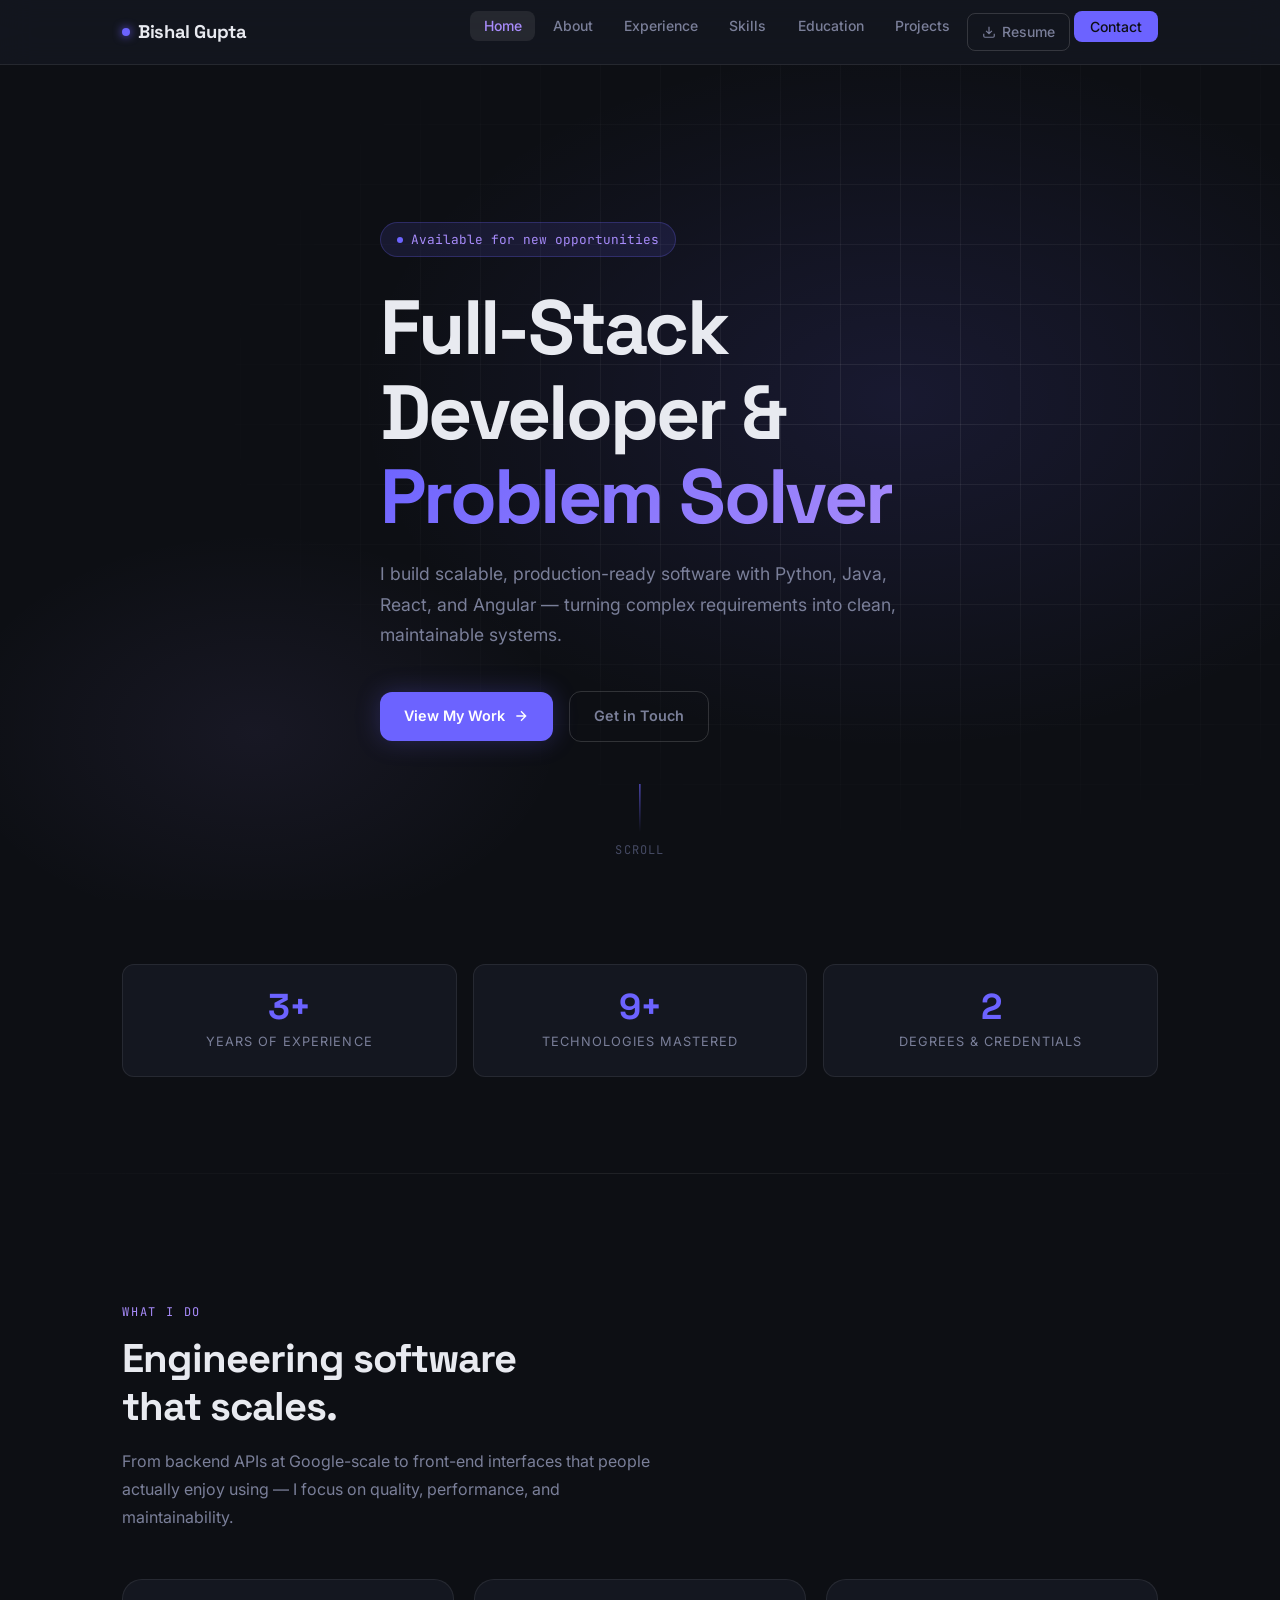
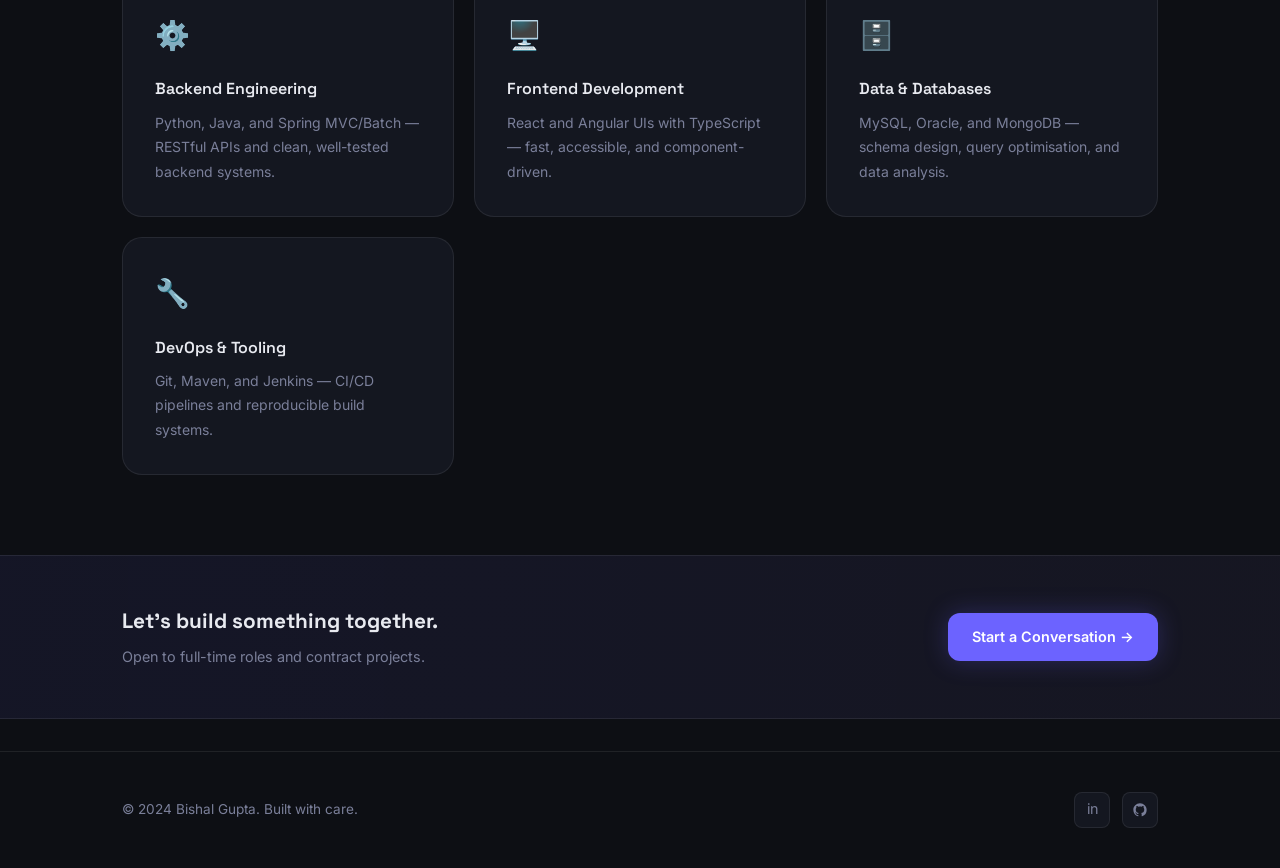
<file: index.html>
<!DOCTYPE html>
<html lang="en">
<head>
  <meta charset="UTF-8"/>
  <meta name="viewport" content="width=device-width, initial-scale=1.0"/>
  <title>Bishal Gupta — Software Engineer & Data Analyst</title>
  <meta name="description" content="Software engineer and data analyst specialising in Python, Java, React, and Angular."/>
  <link rel="preconnect" href="https://fonts.googleapis.com"/>
  <link rel="stylesheet" href="assets/style.css"/>
</head>
  <meta name="google-site-verification" content="OwFygFY18eCpjwibg6akXdoCecEE8pJmyc2kpi44Ynk" />
<body>

<!-- NAV -->
<nav class="nav">
  <div class="nav-inner">
    <a href="index.html" class="nav-logo">
      <span></span>Bishal Gupta
    </a>
    <ul class="nav-links">
      <li><a href="index.html">Home</a></li>
      <li><a href="about.html">About</a></li>
      <li><a href="experience.html">Experience</a></li>
      <li><a href="skills.html">Skills</a></li>
      <li><a href="education.html">Education</a></li>
      <li><a href="projects.html">Projects</a></li>
      <li><a href="assets/files/Bishal_Gupta_Resume.pdf" class="nav-resume" download>
        <svg width="14" height="14" viewBox="0 0 24 24" fill="none" stroke="currentColor" stroke-width="2"><path d="M21 15v4a2 2 0 01-2 2H5a2 2 0 01-2-2v-4M7 10l5 5 5-5M12 15V3"/></svg>
        Resume
      </a></li>
      <li class="nav-cta-wrap"><a href="contact.html" class="nav-cta">Contact</a></li>
    </ul>
    <button class="nav-toggle" aria-label="Toggle menu">
      <span></span><span></span><span></span>
    </button>
  </div>
</nav>

<div class="page-wrap">

  <!-- HERO -->
  <section class="hero">
    <div class="hero-bg"></div>
    <div class="hero-grid"></div>
    <div class="container hero-content">
      <div class="hero-tag">Available for new opportunities</div>
      <h1>Full-Stack<br/>Developer &amp;<br/><em>Problem Solver</em></h1>
      <p class="hero-sub">
        I build scalable, production-ready software with Python, Java, React,
        and Angular — turning complex requirements into clean, maintainable systems.
      </p>
      <div class="hero-actions">
        <a href="experience.html" class="btn btn-primary">
          View My Work
          <svg width="16" height="16" viewBox="0 0 24 24" fill="none" stroke="currentColor" stroke-width="2"><path d="M5 12h14M12 5l7 7-7 7"/></svg>
        </a>
        <a href="contact.html" class="btn btn-ghost">Get in Touch</a>
      </div>
    </div>
    <div class="hero-scroll">
      <div class="scroll-line"></div>
      SCROLL
    </div>
  </section>

  <!-- QUICK STATS -->
  <section class="section-sm">
    <div class="container">
      <div class="stats-row">
        <div class="stat-card fade-up">
          <div class="stat-num"><span data-counter data-target="5" data-suffix="+">5+</span></div>
          <div class="stat-label">Years of Experience</div>
        </div>
        <div class="stat-card fade-up delay-1">
          <div class="stat-num"><span data-counter data-target="12" data-suffix="+">12+</span></div>
          <div class="stat-label">Technologies Mastered</div>
        </div>
        <div class="stat-card fade-up delay-2">
          <div class="stat-num"><span data-counter data-target="3" data-suffix="">3</span></div>
          <div class="stat-label">Degrees &amp; Credentials</div>
        </div>
      </div>
    </div>
  </section>

  <div class="divider"></div>

  <!-- SNAPSHOT -->
  <section class="section">
    <div class="container">
      <div class="section-eyebrow fade-up">What I Do</div>
      <h2 class="section-title fade-up delay-1">Engineering software<br/>that scales.</h2>
      <p class="section-desc fade-up delay-2" style="margin-bottom:3rem">
        From backend APIs at Google-scale to front-end interfaces that people actually enjoy
        using — I focus on quality, performance, and maintainability.
      </p>
      <div style="display:grid;grid-template-columns:repeat(auto-fill,minmax(260px,1fr));gap:1.25rem">
        <div class="card fade-up">
          <div style="font-size:1.75rem;margin-bottom:1rem">⚙️</div>
          <div style="font-family:var(--font-d);font-weight:600;margin-bottom:0.5rem">Backend Engineering</div>
          <div style="font-size:0.875rem;color:var(--text-muted);line-height:1.75">
            Python, Java, and Spring MVC/Batch — RESTful APIs and clean, well-tested backend systems.
          </div>
        </div>
        <div class="card fade-up delay-1">
          <div style="font-size:1.75rem;margin-bottom:1rem">🖥️</div>
          <div style="font-family:var(--font-d);font-weight:600;margin-bottom:0.5rem">Frontend Development</div>
          <div style="font-size:0.875rem;color:var(--text-muted);line-height:1.75">
            React and Angular UIs with TypeScript — fast, accessible, and component-driven.
          </div>
        </div>
        <div class="card fade-up delay-2">
          <div style="font-size:1.75rem;margin-bottom:1rem">🗄️</div>
          <div style="font-family:var(--font-d);font-weight:600;margin-bottom:0.5rem">Data &amp; Databases</div>
          <div style="font-size:0.875rem;color:var(--text-muted);line-height:1.75">
            MySQL, Oracle, and MongoDB — schema design, query optimisation, and data analysis.
          </div>
        </div>
        <div class="card fade-up delay-3">
          <div style="font-size:1.75rem;margin-bottom:1rem">🔧</div>
          <div style="font-family:var(--font-d);font-weight:600;margin-bottom:0.5rem">DevOps &amp; Tooling</div>
          <div style="font-size:0.875rem;color:var(--text-muted);line-height:1.75">
            Git, Maven, and Jenkins — CI/CD pipelines and reproducible build systems.
          </div>
        </div>
      </div>
    </div>
  </section>

  <!-- CTA BAND -->
  <section style="padding:3rem 0;background:linear-gradient(90deg,rgba(108,99,255,0.08),rgba(167,139,250,0.06));border-top:1px solid var(--border);border-bottom:1px solid var(--border)">
    <div class="container" style="display:flex;align-items:center;justify-content:space-between;flex-wrap:wrap;gap:1.5rem">
      <div>
        <div style="font-family:var(--font-d);font-size:1.3rem;font-weight:700;margin-bottom:0.35rem">Let's build something together.</div>
        <div style="font-size:0.9rem;color:var(--text-muted)">Open to full-time roles and contract projects.</div>
      </div>
      <a href="contact.html" class="btn btn-primary">Start a Conversation →</a>
    </div>
  </section>

</div>

<!-- FOOTER -->
<footer class="footer">
  <div class="container footer-inner">
    <div class="footer-copy">© 2024 Bishal Gupta. Built with care.</div>
    <div class="footer-social">
      <a href="https://www.linkedin.com/in/bishal-gupta-43101b152/" target="_blank" rel="noopener" title="LinkedIn">in</a>
      <a href="https://github.com/" target="_blank" rel="noopener" title="GitHub">
        <svg width="16" height="16" viewBox="0 0 24 24" fill="currentColor"><path d="M12 2C6.477 2 2 6.484 2 12.017c0 4.425 2.865 8.18 6.839 9.504.5.092.682-.217.682-.483 0-.237-.008-.868-.013-1.703-2.782.605-3.369-1.343-3.369-1.343-.454-1.158-1.11-1.466-1.11-1.466-.908-.62.069-.608.069-.608 1.003.07 1.531 1.032 1.531 1.032.892 1.53 2.341 1.088 2.91.832.092-.647.35-1.088.636-1.338-2.22-.253-4.555-1.113-4.555-4.951 0-1.093.39-1.988 1.029-2.688-.103-.253-.446-1.272.098-2.65 0 0 .84-.27 2.75 1.026A9.564 9.564 0 0112 6.844c.85.004 1.705.115 2.504.337 1.909-1.296 2.747-1.027 2.747-1.027.546 1.379.202 2.398.1 2.651.64.7 1.028 1.595 1.028 2.688 0 3.848-2.339 4.695-4.566 4.943.359.309.678.92.678 1.855 0 1.338-.012 2.419-.012 2.747 0 .268.18.58.688.482A10.019 10.019 0 0022 12.017C22 6.484 17.522 2 12 2z"/></svg>
      </a>
    </div>
  </div>
</footer>

<script src="assets/portfolio.js"></script>
</body>
</html>
</file>
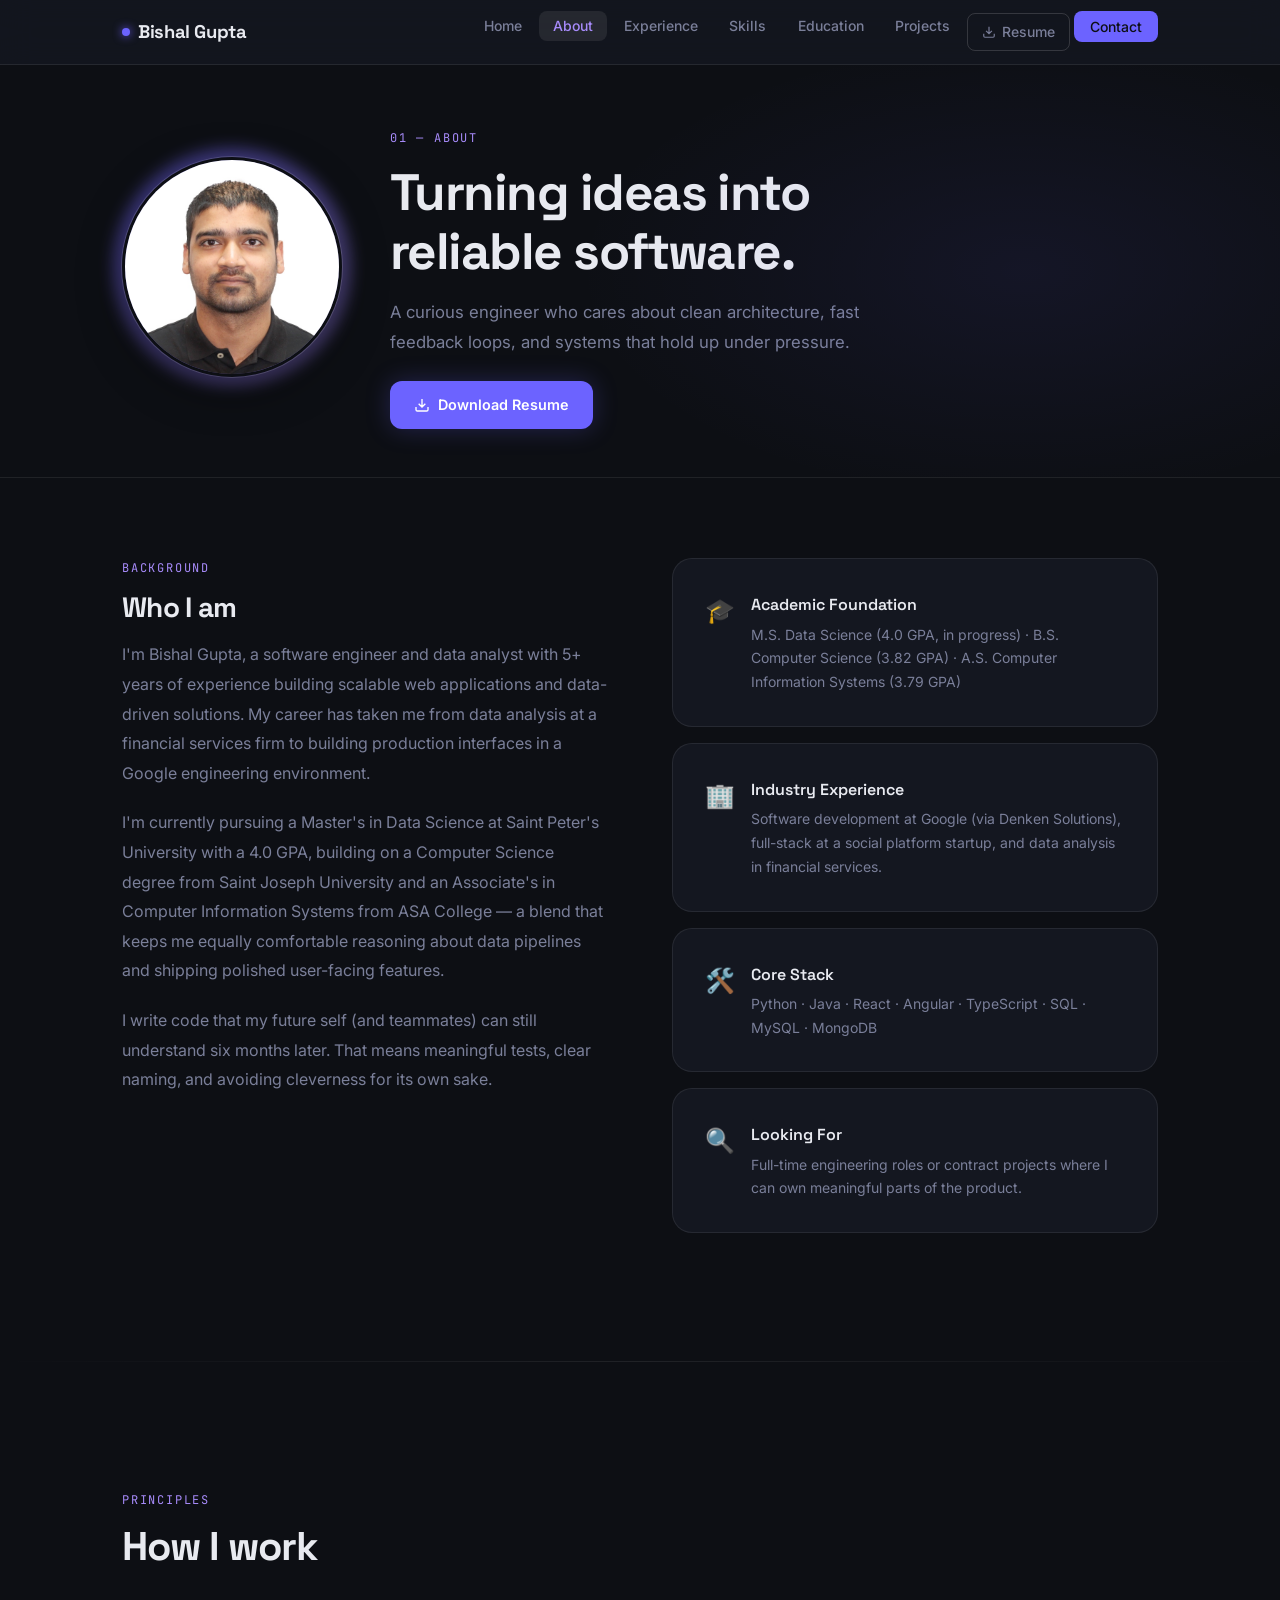
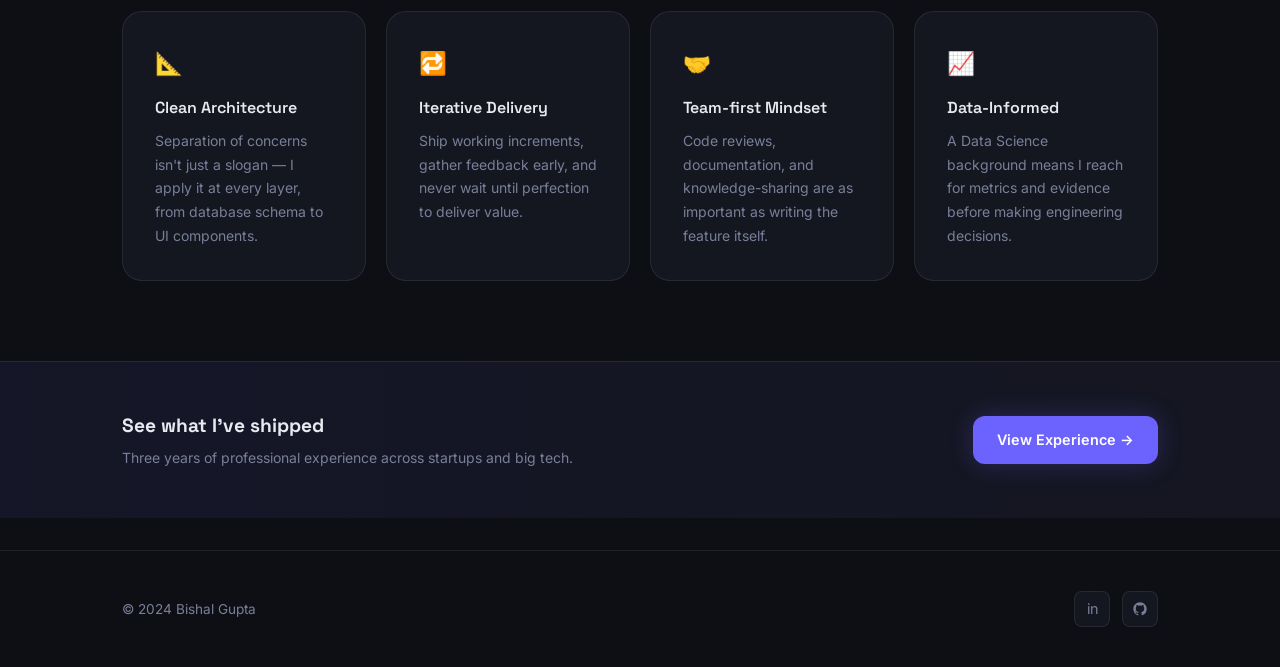
<file: about.html>
<!DOCTYPE html>
<html lang="en">
<head>
  <meta charset="UTF-8"/>
  <meta name="viewport" content="width=device-width, initial-scale=1.0"/>
  <title>About — Bishal Gupta</title>
  <meta name="description" content="About Bishal Gupta — full-stack software developer experienced in Java, React, Angular, Spring, and databases."/>
  <link rel="preconnect" href="https://fonts.googleapis.com"/>
  <link rel="stylesheet" href="assets/style.css"/>
</head>
<body>

<nav class="nav">
  <div class="nav-inner">
    <a href="index.html" class="nav-logo"><span></span>Bishal Gupta</a>
    <ul class="nav-links">
      <li><a href="index.html">Home</a></li>
      <li><a href="about.html">About</a></li>
      <li><a href="experience.html">Experience</a></li>
      <li><a href="skills.html">Skills</a></li>
      <li><a href="education.html">Education</a></li>
      <li><a href="projects.html">Projects</a></li>
      <li><a href="assets/files/Bishal_Gupta_Resume.pdf" class="nav-resume" download>
        <svg width="14" height="14" viewBox="0 0 24 24" fill="none" stroke="currentColor" stroke-width="2"><path d="M21 15v4a2 2 0 01-2 2H5a2 2 0 01-2-2v-4M7 10l5 5 5-5M12 15V3"/></svg>
        Resume
      </a></li>
      <li class="nav-cta-wrap"><a href="contact.html" class="nav-cta">Contact</a></li>
    </ul>
    <button class="nav-toggle" aria-label="Toggle menu"><span></span><span></span><span></span></button>
  </div>
</nav>

<div class="page-wrap">

  <!-- PAGE HERO -->
  <section class="page-hero">
    <div class="page-hero-bg"></div>
    <div class="container about-hero-flex" style="display:flex;gap:3rem;align-items:center;flex-wrap:wrap">
      <div class="profile-photo-wrap fade-up" style="flex-shrink:0">
        <div class="profile-photo-ring"></div>
        <img src="assets/images/profile.jpg" alt="Bishal Gupta" class="profile-photo"/>
      </div>
      <div style="flex:1;min-width:280px">
        <div class="page-hero-label">01 — About</div>
        <h1>Turning ideas into<br/>reliable software.</h1>
        <p>A curious engineer who cares about clean architecture, fast feedback loops, and systems that hold up under pressure.</p>
        <a href="assets/files/Bishal_Gupta_Resume.pdf" download class="btn btn-primary" style="margin-top:1.5rem">
          <svg width="16" height="16" viewBox="0 0 24 24" fill="none" stroke="currentColor" stroke-width="2"><path d="M21 15v4a2 2 0 01-2 2H5a2 2 0 01-2-2v-4M7 10l5 5 5-5M12 15V3"/></svg>
          Download Resume
        </a>
      </div>
    </div>
  </section>

  <!-- BIO -->
  <section class="section">
    <div class="container">
      <div style="display:grid;grid-template-columns:1fr 1fr;gap:4rem;align-items:start" class="about-split">
        <div class="fade-up">
          <div class="section-eyebrow">Background</div>
          <h2 class="section-title" style="font-size:1.75rem">Who I am</h2>
          <p style="color:var(--text-muted);line-height:1.85;margin-bottom:1.25rem">
            I'm Bishal Gupta, a software engineer and data analyst with 5+ years of experience building
            scalable web applications and data-driven solutions. My career has taken me from data analysis
            at a financial services firm to building production interfaces in a Google engineering environment.
          </p>
          <p style="color:var(--text-muted);line-height:1.85;margin-bottom:1.25rem">
            I'm currently pursuing a Master's in Data Science at Saint Peter's University with a 4.0 GPA,
            building on a Computer Science degree from Saint Joseph University and an Associate's in Computer
            Information Systems from ASA College — a blend that keeps me equally comfortable reasoning about
            data pipelines and shipping polished user-facing features.
          </p>
          <p style="color:var(--text-muted);line-height:1.85">
            I write code that my future self (and teammates) can still understand six months later.
            That means meaningful tests, clear naming, and avoiding cleverness for its own sake.
          </p>
        </div>
        <div class="fade-up delay-2">
          <!-- Fact cards -->
          <div style="display:flex;flex-direction:column;gap:1rem">
            <div class="card" style="display:flex;gap:1rem;align-items:flex-start">
              <div style="font-size:1.5rem;flex-shrink:0">🎓</div>
              <div>
                <div style="font-weight:600;margin-bottom:0.25rem;font-family:var(--font-d)">Academic Foundation</div>
                <div style="font-size:0.875rem;color:var(--text-muted);line-height:1.7">
                  M.S. Data Science (4.0 GPA, in progress) · B.S. Computer Science (3.82 GPA) · A.S. Computer Information Systems (3.79 GPA)
                </div>
              </div>
            </div>
            <div class="card" style="display:flex;gap:1rem;align-items:flex-start">
              <div style="font-size:1.5rem;flex-shrink:0">🏢</div>
              <div>
                <div style="font-weight:600;margin-bottom:0.25rem;font-family:var(--font-d)">Industry Experience</div>
                <div style="font-size:0.875rem;color:var(--text-muted);line-height:1.7">
                  Software development at Google (via Denken Solutions), full-stack at a social platform startup, and data analysis in financial services.
                </div>
              </div>
            </div>
            <div class="card" style="display:flex;gap:1rem;align-items:flex-start">
              <div style="font-size:1.5rem;flex-shrink:0">🛠️</div>
              <div>
                <div style="font-weight:600;margin-bottom:0.25rem;font-family:var(--font-d)">Core Stack</div>
                <div style="font-size:0.875rem;color:var(--text-muted);line-height:1.7">
                  Python · Java · React · Angular · TypeScript · SQL · MySQL · MongoDB
                </div>
              </div>
            </div>
            <div class="card" style="display:flex;gap:1rem;align-items:flex-start">
              <div style="font-size:1.5rem;flex-shrink:0">🔍</div>
              <div>
                <div style="font-weight:600;margin-bottom:0.25rem;font-family:var(--font-d)">Looking For</div>
                <div style="font-size:0.875rem;color:var(--text-muted);line-height:1.7">
                  Full-time engineering roles or contract projects where I can own meaningful parts of the product.
                </div>
              </div>
            </div>
          </div>
        </div>
      </div>
    </div>
  </section>

  <div class="divider"></div>

  <!-- VALUES -->
  <section class="section">
    <div class="container">
      <div class="section-eyebrow fade-up">Principles</div>
      <h2 class="section-title fade-up delay-1">How I work</h2>
      <div style="display:grid;grid-template-columns:repeat(auto-fill,minmax(240px,1fr));gap:1.25rem;margin-top:2.5rem">
        <div class="card fade-up">
          <div style="font-size:1.4rem;margin-bottom:0.75rem">📐</div>
          <div style="font-family:var(--font-d);font-weight:600;margin-bottom:0.5rem">Clean Architecture</div>
          <div style="font-size:0.875rem;color:var(--text-muted);line-height:1.7">
            Separation of concerns isn't just a slogan — I apply it at every layer, from database schema to UI components.
          </div>
        </div>
        <div class="card fade-up delay-1">
          <div style="font-size:1.4rem;margin-bottom:0.75rem">🔁</div>
          <div style="font-family:var(--font-d);font-weight:600;margin-bottom:0.5rem">Iterative Delivery</div>
          <div style="font-size:0.875rem;color:var(--text-muted);line-height:1.7">
            Ship working increments, gather feedback early, and never wait until perfection to deliver value.
          </div>
        </div>
        <div class="card fade-up delay-2">
          <div style="font-size:1.4rem;margin-bottom:0.75rem">🤝</div>
          <div style="font-family:var(--font-d);font-weight:600;margin-bottom:0.5rem">Team-first Mindset</div>
          <div style="font-size:0.875rem;color:var(--text-muted);line-height:1.7">
            Code reviews, documentation, and knowledge-sharing are as important as writing the feature itself.
          </div>
        </div>
        <div class="card fade-up delay-3">
          <div style="font-size:1.4rem;margin-bottom:0.75rem">📈</div>
          <div style="font-family:var(--font-d);font-weight:600;margin-bottom:0.5rem">Data-Informed</div>
          <div style="font-size:0.875rem;color:var(--text-muted);line-height:1.7">
            A Data Science background means I reach for metrics and evidence before making engineering decisions.
          </div>
        </div>
      </div>
    </div>
  </section>

  <!-- CTA BAND -->
  <section style="padding:3rem 0;background:linear-gradient(90deg,rgba(108,99,255,0.08),rgba(167,139,250,0.06));border-top:1px solid var(--border)">
    <div class="container" style="display:flex;align-items:center;justify-content:space-between;flex-wrap:wrap;gap:1.5rem">
      <div>
        <div style="font-family:var(--font-d);font-size:1.2rem;font-weight:700;margin-bottom:0.25rem">See what I've shipped</div>
        <div style="font-size:0.875rem;color:var(--text-muted)">Three years of professional experience across startups and big tech.</div>
      </div>
      <a href="experience.html" class="btn btn-primary">View Experience →</a>
    </div>
  </section>

</div>

<footer class="footer">
  <div class="container footer-inner">
    <div class="footer-copy">© 2024 Bishal Gupta</div>
    <div class="footer-social">
      <a href="https://www.linkedin.com/in/bishal-gupta-43101b152/" target="_blank" rel="noopener" title="LinkedIn">in</a>
      <a href="https://github.com/" target="_blank" rel="noopener" title="GitHub">
        <svg width="16" height="16" viewBox="0 0 24 24" fill="currentColor"><path d="M12 2C6.477 2 2 6.484 2 12.017c0 4.425 2.865 8.18 6.839 9.504.5.092.682-.217.682-.483 0-.237-.008-.868-.013-1.703-2.782.605-3.369-1.343-3.369-1.343-.454-1.158-1.11-1.466-1.11-1.466-.908-.62.069-.608.069-.608 1.003.07 1.531 1.032 1.531 1.032.892 1.53 2.341 1.088 2.91.832.092-.647.35-1.088.636-1.338-2.22-.253-4.555-1.113-4.555-4.951 0-1.093.39-1.988 1.029-2.688-.103-.253-.446-1.272.098-2.65 0 0 .84-.27 2.75 1.026A9.564 9.564 0 0112 6.844c.85.004 1.705.115 2.504.337 1.909-1.296 2.747-1.027 2.747-1.027.546 1.379.202 2.398.1 2.651.64.7 1.028 1.595 1.028 2.688 0 3.848-2.339 4.695-4.566 4.943.359.309.678.92.678 1.855 0 1.338-.012 2.419-.012 2.747 0 .268.18.58.688.482A10.019 10.019 0 0022 12.017C22 6.484 17.522 2 12 2z"/></svg>
      </a>
    </div>
  </div>
</footer>

<script src="assets/portfolio.js"></script>
<style>
  @media(max-width:768px){.about-split{grid-template-columns:1fr !important;gap:2rem !important}}
  @media(max-width:640px){.profile-photo-wrap, .profile-photo {width:160px !important;height:160px !important}}
</style>
</body>
</html>
</file>
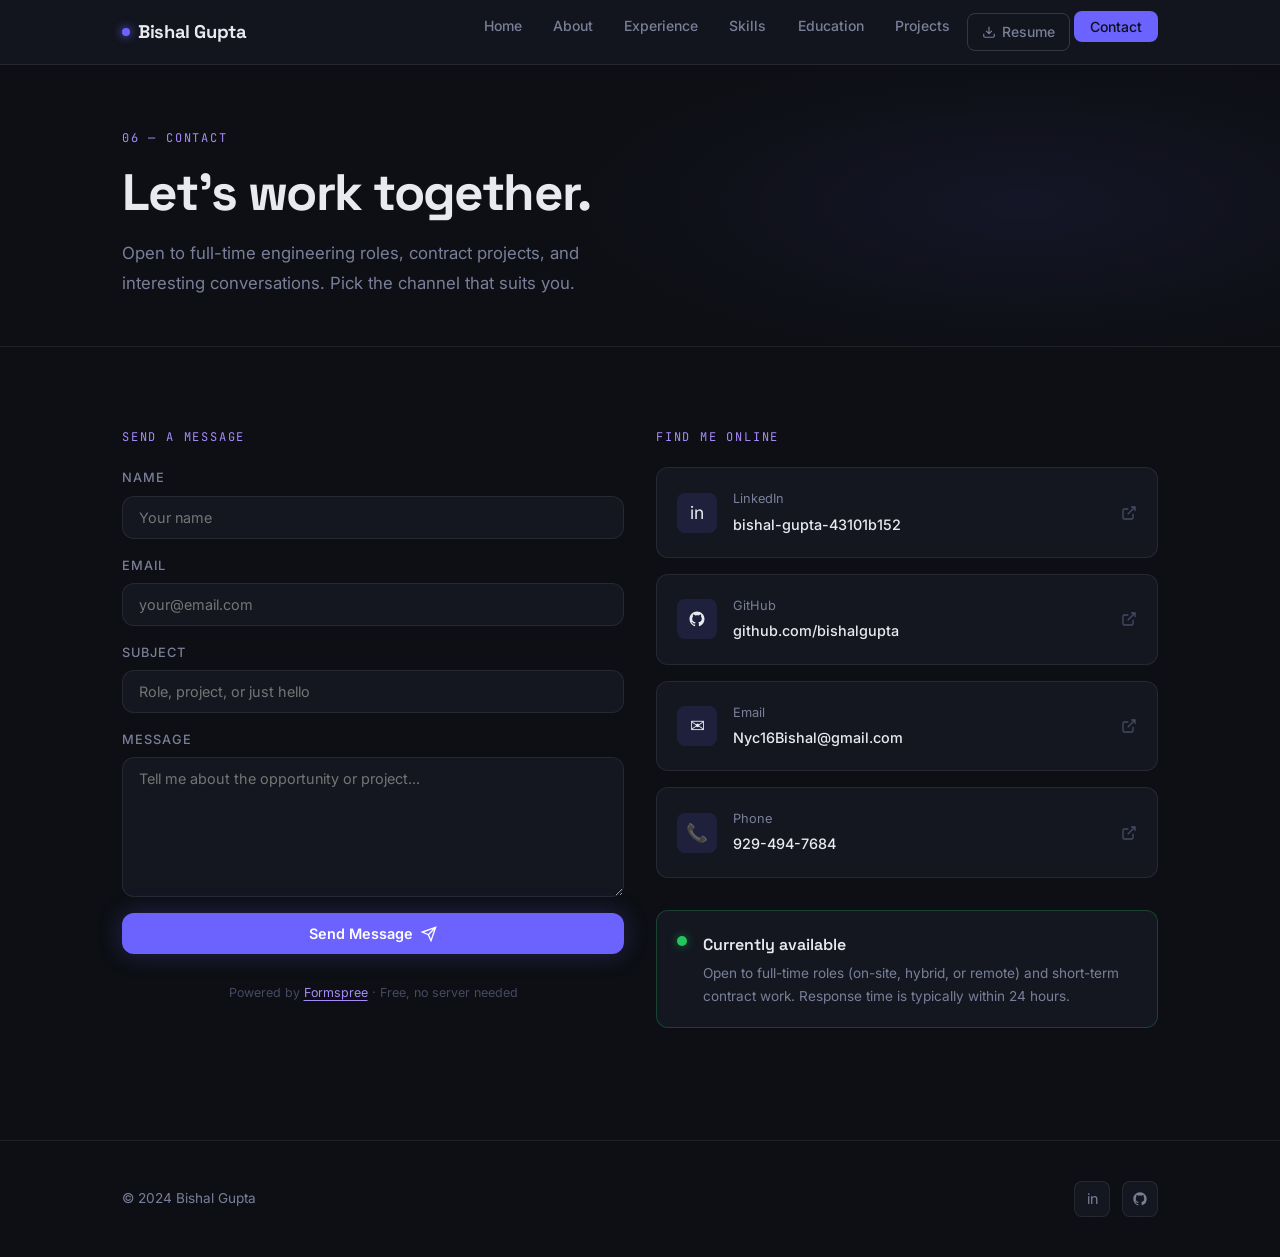
<file: contact.html>
<!DOCTYPE html>
<html lang="en">
<head>
  <meta charset="UTF-8"/>
  <meta name="viewport" content="width=device-width, initial-scale=1.0"/>
  <title>Contact — Bishal Gupta</title>
  <meta name="description" content="Get in touch with Bishal Gupta — software developer open to full-time roles and contract projects."/>
  <link rel="preconnect" href="https://fonts.googleapis.com"/>
  <link rel="stylesheet" href="assets/style.css"/>
</head>
<body>

<nav class="nav">
  <div class="nav-inner">
    <a href="index.html" class="nav-logo"><span></span>Bishal Gupta</a>
    <ul class="nav-links">
      <li><a href="index.html">Home</a></li>
      <li><a href="about.html">About</a></li>
      <li><a href="experience.html">Experience</a></li>
      <li><a href="skills.html">Skills</a></li>
      <li><a href="education.html">Education</a></li>
      <li><a href="projects.html">Projects</a></li>
      <li><a href="assets/files/Bishal_Gupta_Resume.pdf" class="nav-resume" download>
        <svg width="14" height="14" viewBox="0 0 24 24" fill="none" stroke="currentColor" stroke-width="2"><path d="M21 15v4a2 2 0 01-2 2H5a2 2 0 01-2-2v-4M7 10l5 5 5-5M12 15V3"/></svg>
        Resume
      </a></li>
      <li class="nav-cta-wrap"><a href="contact.html" class="nav-cta">Contact</a></li>
    </ul>
    <button class="nav-toggle" aria-label="Toggle menu"><span></span><span></span><span></span></button>
  </div>
</nav>

<div class="page-wrap">

  <section class="page-hero">
    <div class="page-hero-bg"></div>
    <div class="container">
      <div class="page-hero-label">06 — Contact</div>
      <h1>Let's work together.</h1>
      <p>Open to full-time engineering roles, contract projects, and interesting conversations. Pick the channel that suits you.</p>
    </div>
  </section>

  <section class="section">
    <div class="container">
      <div class="contact-grid">

        <!-- FORM -->
        <div class="fade-up">
          <div class="section-eyebrow" style="margin-bottom:1.25rem">Send a message</div>

          <!-- ✏️  Replace YOUR_FORM_ID below with the ID from formspree.io/new -->
          <form class="contact-form" id="contact-form" action="https://formspree.io/f/xzdqwlqe" method="POST" novalidate>

            <!-- Honeypot — catches bots silently -->
            <input type="text" name="_gotcha" style="display:none" tabindex="-1" autocomplete="off"/>

            <div class="form-group">
              <label class="form-label" for="name">Name</label>
              <input class="form-input" type="text" id="name" name="name" placeholder="Your name" required/>
            </div>
            <div class="form-group">
              <label class="form-label" for="email">Email</label>
              <input class="form-input" type="email" id="email" name="email" placeholder="your@email.com" required/>
            </div>
            <div class="form-group">
              <label class="form-label" for="subject">Subject</label>
              <input class="form-input" type="text" id="subject" name="subject" placeholder="Role, project, or just hello"/>
            </div>
            <div class="form-group">
              <label class="form-label" for="message">Message</label>
              <textarea class="form-textarea" id="message" name="message" placeholder="Tell me about the opportunity or project..." required></textarea>
            </div>

            <!-- Submit button -->
            <button type="submit" class="btn btn-primary" id="submit-btn" style="width:100%;justify-content:center">
              <span id="btn-label">Send Message</span>
              <svg id="btn-icon" width="16" height="16" viewBox="0 0 24 24" fill="none" stroke="currentColor" stroke-width="2"><path d="M22 2L11 13M22 2l-7 20-4-9-9-4 20-7z"/></svg>
              <!-- Spinner (hidden by default) -->
              <svg id="btn-spinner" width="16" height="16" viewBox="0 0 24 24" fill="none" stroke="currentColor" stroke-width="2.5" style="display:none;animation:spin 0.8s linear infinite"><circle cx="12" cy="12" r="10" stroke-opacity="0.25"/><path d="M12 2a10 10 0 0 1 10 10" stroke-linecap="round"/></svg>
            </button>

            <!-- Status messages -->
            <div id="form-success" style="display:none;margin-top:1rem;background:rgba(34,197,94,0.1);border:1px solid rgba(34,197,94,0.3);border-radius:var(--r);padding:1rem;font-size:0.875rem;color:#4ade80;text-align:center">
              ✓ Message sent! I'll get back to you within 24 hours.
            </div>
            <div id="form-error" style="display:none;margin-top:1rem;background:rgba(239,68,68,0.1);border:1px solid rgba(239,68,68,0.3);border-radius:var(--r);padding:1rem;font-size:0.875rem;color:#f87171;text-align:center">
              Something went wrong. Please try emailing me directly instead.
            </div>

            <p style="font-size:0.78rem;color:var(--text-dim);text-align:center;margin-top:0.75rem">
              Powered by <a href="https://formspree.io" target="_blank" rel="noopener" style="color:var(--accent-2);text-decoration:underline;text-underline-offset:3px">Formspree</a> · Free, no server needed
            </p>
          </form>
        </div>

        <!-- LINKS -->
        <div class="fade-up delay-2">
          <div class="section-eyebrow" style="margin-bottom:1.25rem">Find me online</div>
          <div class="contact-links">

            <a href="https://www.linkedin.com/in/bishal-gupta-43101b152/" target="_blank" rel="noopener" class="contact-link-item">
              <div class="contact-link-icon">in</div>
              <div>
                <div class="contact-link-label">LinkedIn</div>
                <div class="contact-link-value">bishal-gupta-43101b152</div>
              </div>
              <svg style="margin-left:auto;color:var(--text-dim)" width="16" height="16" viewBox="0 0 24 24" fill="none" stroke="currentColor" stroke-width="2"><path d="M18 13v6a2 2 0 01-2 2H5a2 2 0 01-2-2V8a2 2 0 012-2h6M15 3h6v6M10 14L21 3"/></svg>
            </a>

            <a href="https://github.com/" target="_blank" rel="noopener" class="contact-link-item">
              <div class="contact-link-icon">
                <svg width="18" height="18" viewBox="0 0 24 24" fill="currentColor"><path d="M12 2C6.477 2 2 6.484 2 12.017c0 4.425 2.865 8.18 6.839 9.504.5.092.682-.217.682-.483 0-.237-.008-.868-.013-1.703-2.782.605-3.369-1.343-3.369-1.343-.454-1.158-1.11-1.466-1.11-1.466-.908-.62.069-.608.069-.608 1.003.07 1.531 1.032 1.531 1.032.892 1.53 2.341 1.088 2.91.832.092-.647.35-1.088.636-1.338-2.22-.253-4.555-1.113-4.555-4.951 0-1.093.39-1.988 1.029-2.688-.103-.253-.446-1.272.098-2.65 0 0 .84-.27 2.75 1.026A9.564 9.564 0 0112 6.844c.85.004 1.705.115 2.504.337 1.909-1.296 2.747-1.027 2.747-1.027.546 1.379.202 2.398.1 2.651.64.7 1.028 1.595 1.028 2.688 0 3.848-2.339 4.695-4.566 4.943.359.309.678.92.678 1.855 0 1.338-.012 2.419-.012 2.747 0 .268.18.58.688.482A10.019 10.019 0 0022 12.017C22 6.484 17.522 2 12 2z"/></svg>
              </div>
              <div>
                <div class="contact-link-label">GitHub</div>
                <div class="contact-link-value">github.com/bishalgupta</div>
              </div>
              <svg style="margin-left:auto;color:var(--text-dim)" width="16" height="16" viewBox="0 0 24 24" fill="none" stroke="currentColor" stroke-width="2"><path d="M18 13v6a2 2 0 01-2 2H5a2 2 0 01-2-2V8a2 2 0 012-2h6M15 3h6v6M10 14L21 3"/></svg>
            </a>

            <a href="mailto:Nyc16Bishal@gmail.com" class="contact-link-item">
              <div class="contact-link-icon">✉</div>
              <div>
                <div class="contact-link-label">Email</div>
                <div class="contact-link-value">Nyc16Bishal@gmail.com</div>
              </div>
              <svg style="margin-left:auto;color:var(--text-dim)" width="16" height="16" viewBox="0 0 24 24" fill="none" stroke="currentColor" stroke-width="2"><path d="M18 13v6a2 2 0 01-2 2H5a2 2 0 01-2-2V8a2 2 0 012-2h6M15 3h6v6M10 14L21 3"/></svg>
            </a>

            <a href="tel:+19294947684" class="contact-link-item">
              <div class="contact-link-icon">📞</div>
              <div>
                <div class="contact-link-label">Phone</div>
                <div class="contact-link-value">929-494-7684</div>
              </div>
              <svg style="margin-left:auto;color:var(--text-dim)" width="16" height="16" viewBox="0 0 24 24" fill="none" stroke="currentColor" stroke-width="2"><path d="M18 13v6a2 2 0 01-2 2H5a2 2 0 01-2-2V8a2 2 0 012-2h6M15 3h6v6M10 14L21 3"/></svg>
            </a>

          </div>

          <!-- Availability badge -->
          <div style="margin-top:2rem;background:var(--bg-card);border:1px solid rgba(34,197,94,0.25);border-radius:var(--r);padding:1.25rem;display:flex;gap:1rem;align-items:flex-start">
            <div style="width:10px;height:10px;border-radius:50%;background:#22c55e;box-shadow:0 0 10px rgba(34,197,94,0.5);flex-shrink:0;margin-top:5px;animation:pulse 2s infinite"></div>
            <div>
              <div style="font-weight:600;font-family:var(--font-d);margin-bottom:0.25rem">Currently available</div>
              <div style="font-size:0.85rem;color:var(--text-muted);line-height:1.65">
                Open to full-time roles (on-site, hybrid, or remote) and short-term contract work.
                Response time is typically within 24 hours.
              </div>
            </div>
          </div>
        </div>

      </div>
    </div>
  </section>

</div>

<footer class="footer">
  <div class="container footer-inner">
    <div class="footer-copy">© 2024 Bishal Gupta</div>
    <div class="footer-social">
      <a href="https://www.linkedin.com/in/bishal-gupta-43101b152/" target="_blank" rel="noopener" title="LinkedIn">in</a>
      <a href="https://github.com/" target="_blank" rel="noopener" title="GitHub">
        <svg width="16" height="16" viewBox="0 0 24 24" fill="currentColor"><path d="M12 2C6.477 2 2 6.484 2 12.017c0 4.425 2.865 8.18 6.839 9.504.5.092.682-.217.682-.483 0-.237-.008-.868-.013-1.703-2.782.605-3.369-1.343-3.369-1.343-.454-1.158-1.11-1.466-1.11-1.466-.908-.62.069-.608.069-.608 1.003.07 1.531 1.032 1.531 1.032.892 1.53 2.341 1.088 2.91.832.092-.647.35-1.088.636-1.338-2.22-.253-4.555-1.113-4.555-4.951 0-1.093.39-1.988 1.029-2.688-.103-.253-.446-1.272.098-2.65 0 0 .84-.27 2.75 1.026A9.564 9.564 0 0112 6.844c.85.004 1.705.115 2.504.337 1.909-1.296 2.747-1.027 2.747-1.027.546 1.379.202 2.398.1 2.651.64.7 1.028 1.595 1.028 2.688 0 3.848-2.339 4.695-4.566 4.943.359.309.678.92.678 1.855 0 1.338-.012 2.419-.012 2.747 0 .268.18.58.688.482A10.019 10.019 0 0022 12.017C22 6.484 17.522 2 12 2z"/></svg>
      </a>
    </div>
  </div>
</footer>

<script src="assets/portfolio.js"></script>
</body>
</html>
</file>
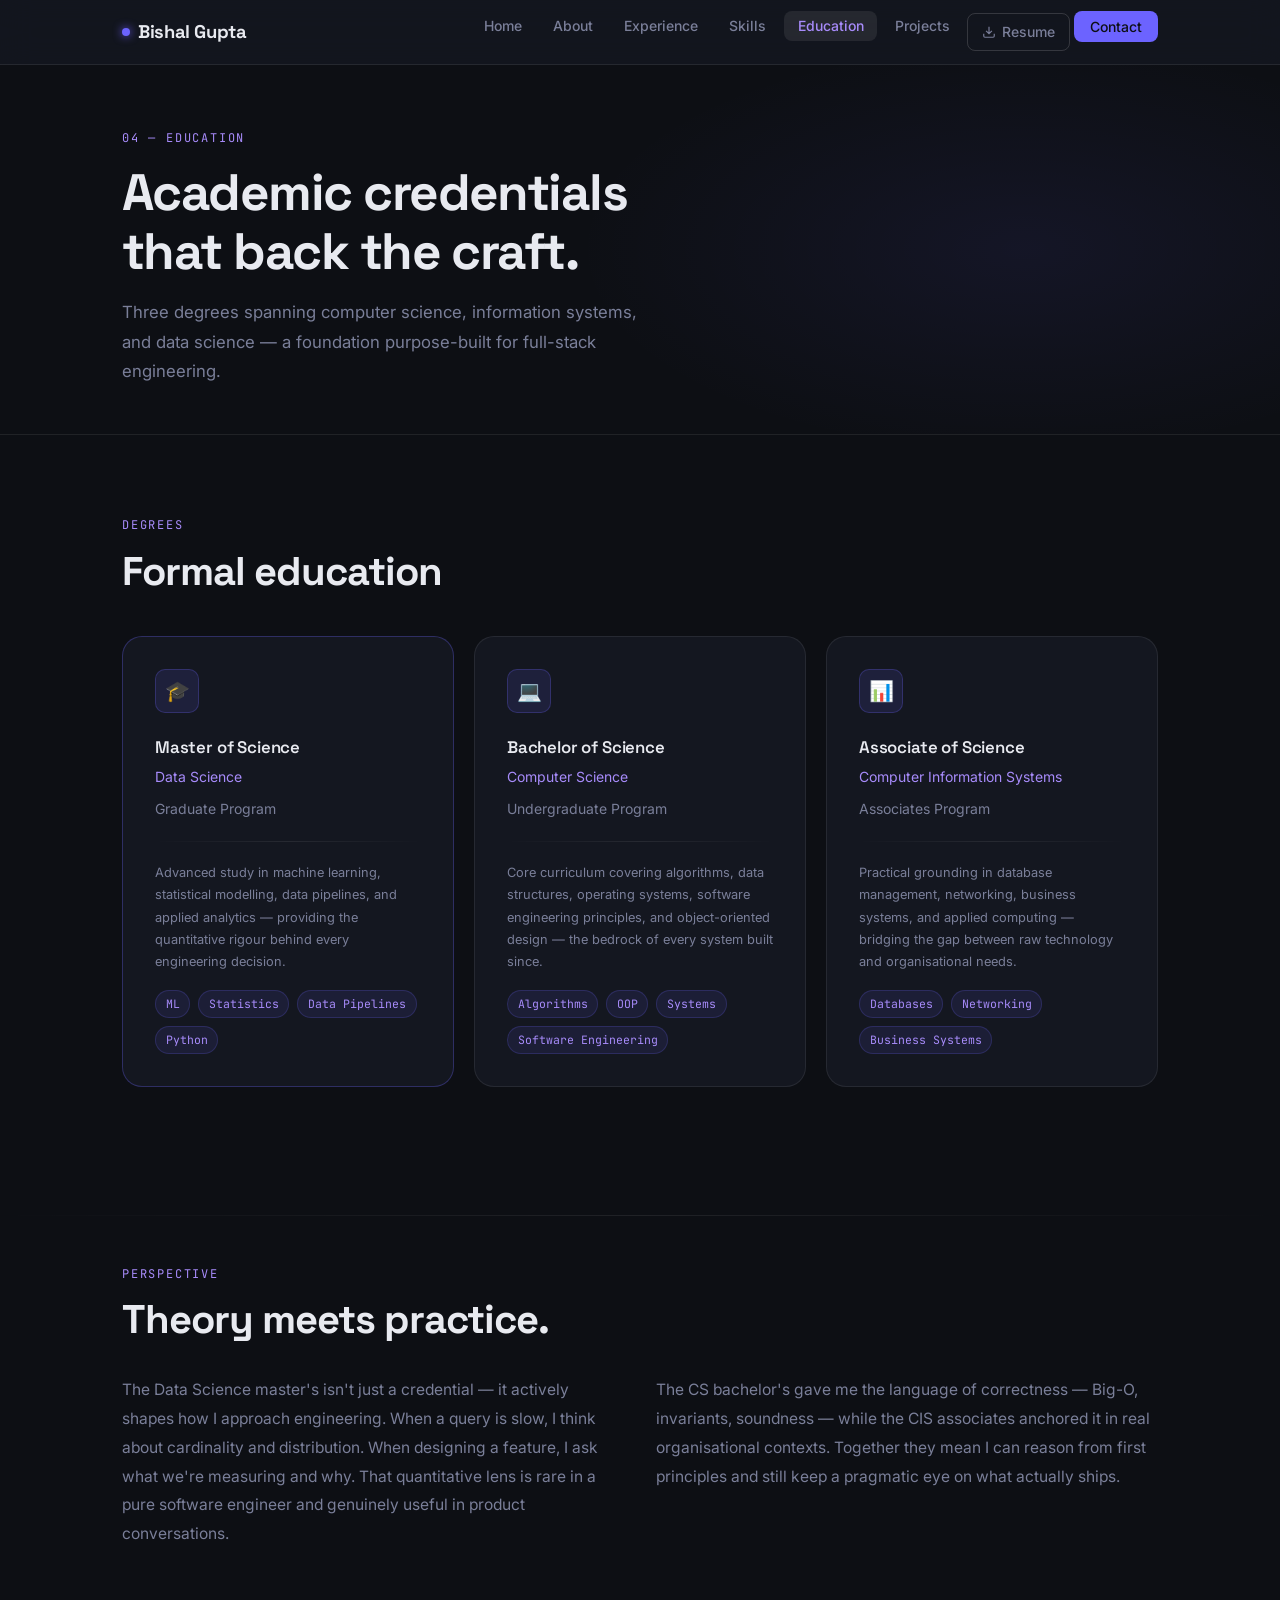
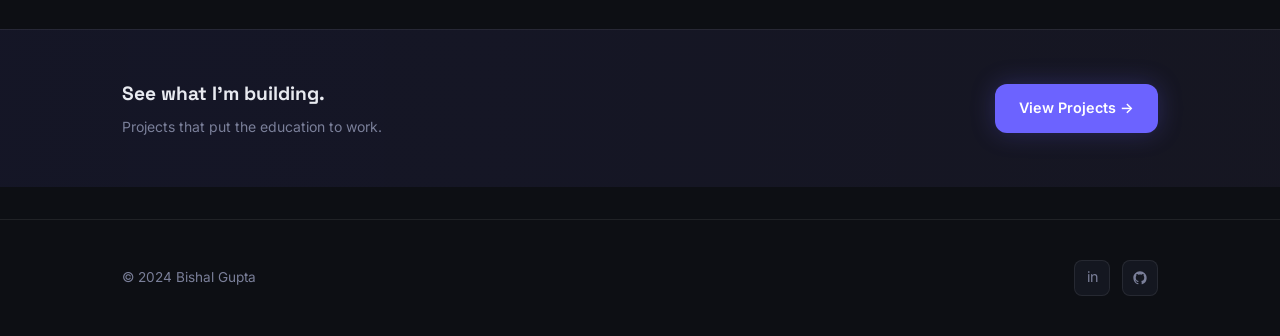
<file: education.html>
<!DOCTYPE html>
<html lang="en">
<head>
  <meta charset="UTF-8"/>
  <meta name="viewport" content="width=device-width, initial-scale=1.0"/>
  <title>Education — Bishal Gupta</title>
  <meta name="description" content="Education of Bishal Gupta — Master's in Data Science, B.S. Computer Science, A.S. Computer Information Systems."/>
  <link rel="preconnect" href="https://fonts.googleapis.com"/>
  <link rel="stylesheet" href="assets/style.css"/>
</head>
<body>

<nav class="nav">
  <div class="nav-inner">
    <a href="index.html" class="nav-logo"><span></span>Bishal Gupta</a>
    <ul class="nav-links">
      <li><a href="index.html">Home</a></li>
      <li><a href="about.html">About</a></li>
      <li><a href="experience.html">Experience</a></li>
      <li><a href="skills.html">Skills</a></li>
      <li><a href="education.html">Education</a></li>
      <li><a href="projects.html">Projects</a></li>
      <li><a href="assets/files/Bishal_Gupta_Resume.pdf" class="nav-resume" download>
        <svg width="14" height="14" viewBox="0 0 24 24" fill="none" stroke="currentColor" stroke-width="2"><path d="M21 15v4a2 2 0 01-2 2H5a2 2 0 01-2-2v-4M7 10l5 5 5-5M12 15V3"/></svg>
        Resume
      </a></li>
      <li class="nav-cta-wrap"><a href="contact.html" class="nav-cta">Contact</a></li>
    </ul>
    <button class="nav-toggle" aria-label="Toggle menu"><span></span><span></span><span></span></button>
  </div>
</nav>

<div class="page-wrap">

  <section class="page-hero">
    <div class="page-hero-bg"></div>
    <div class="container">
      <div class="page-hero-label">04 — Education</div>
      <h1>Academic credentials<br/>that back the craft.</h1>
      <p>Three degrees spanning computer science, information systems, and data science — a foundation purpose-built for full-stack engineering.</p>
    </div>
  </section>

  <!-- DEGREES -->
  <section class="section">
    <div class="container">
      <div class="section-eyebrow fade-up">Degrees</div>
      <h2 class="section-title fade-up delay-1" style="margin-bottom:2.5rem">Formal education</h2>

      <div class="edu-grid">

        <div class="card fade-up" style="border-color:rgba(108,99,255,0.3)">
          <div class="edu-card-icon">🎓</div>
          <div class="edu-degree">Master of Science</div>
          <div class="edu-field">Data Science</div>
          <div class="edu-school">Graduate Program</div>
          <div class="divider" style="margin:1.25rem 0"></div>
          <div style="font-size:0.8rem;color:var(--text-muted);line-height:1.75">
            Advanced study in machine learning, statistical modelling, data pipelines,
            and applied analytics — providing the quantitative rigour behind every engineering decision.
          </div>
          <div class="timeline-tags" style="margin-top:1rem">
            <span class="tag">ML</span>
            <span class="tag">Statistics</span>
            <span class="tag">Data Pipelines</span>
            <span class="tag">Python</span>
          </div>
        </div>

        <div class="card fade-up delay-1">
          <div class="edu-card-icon">💻</div>
          <div class="edu-degree">Bachelor of Science</div>
          <div class="edu-field">Computer Science</div>
          <div class="edu-school">Undergraduate Program</div>
          <div class="divider" style="margin:1.25rem 0"></div>
          <div style="font-size:0.8rem;color:var(--text-muted);line-height:1.75">
            Core curriculum covering algorithms, data structures, operating systems, software engineering
            principles, and object-oriented design — the bedrock of every system built since.
          </div>
          <div class="timeline-tags" style="margin-top:1rem">
            <span class="tag">Algorithms</span>
            <span class="tag">OOP</span>
            <span class="tag">Systems</span>
            <span class="tag">Software Engineering</span>
          </div>
        </div>

        <div class="card fade-up delay-2">
          <div class="edu-card-icon">📊</div>
          <div class="edu-degree">Associate of Science</div>
          <div class="edu-field">Computer Information Systems</div>
          <div class="edu-school">Associates Program</div>
          <div class="divider" style="margin:1.25rem 0"></div>
          <div style="font-size:0.8rem;color:var(--text-muted);line-height:1.75">
            Practical grounding in database management, networking, business systems, and applied computing
            — bridging the gap between raw technology and organisational needs.
          </div>
          <div class="timeline-tags" style="margin-top:1rem">
            <span class="tag">Databases</span>
            <span class="tag">Networking</span>
            <span class="tag">Business Systems</span>
          </div>
        </div>

      </div>
    </div>
  </section>

  <div class="divider"></div>

  <!-- WHY IT MATTERS -->
  <section class="section" style="padding-top:0">
    <div class="container">
      <div class="section-eyebrow fade-up">Perspective</div>
      <h2 class="section-title fade-up delay-1">Theory meets practice.</h2>
      <div style="display:grid;grid-template-columns:1fr 1fr;gap:2rem;margin-top:2rem" class="two-col">
        <p class="fade-up delay-2" style="color:var(--text-muted);line-height:1.85;font-size:0.975rem">
          The Data Science master's isn't just a credential — it actively shapes how I approach engineering.
          When a query is slow, I think about cardinality and distribution. When designing a feature,
          I ask what we're measuring and why. That quantitative lens is rare in a pure software engineer
          and genuinely useful in product conversations.
        </p>
        <p class="fade-up delay-3" style="color:var(--text-muted);line-height:1.85;font-size:0.975rem">
          The CS bachelor's gave me the language of correctness — Big-O, invariants, soundness — while
          the CIS associates anchored it in real organisational contexts. Together they mean I can
          reason from first principles and still keep a pragmatic eye on what actually ships.
        </p>
      </div>
    </div>
  </section>

  <!-- CTA BAND -->
  <section style="padding:3rem 0;background:linear-gradient(90deg,rgba(108,99,255,0.08),rgba(167,139,250,0.06));border-top:1px solid var(--border)">
    <div class="container" style="display:flex;align-items:center;justify-content:space-between;flex-wrap:wrap;gap:1.5rem">
      <div>
        <div style="font-family:var(--font-d);font-size:1.2rem;font-weight:700;margin-bottom:0.25rem">See what I'm building.</div>
        <div style="font-size:0.875rem;color:var(--text-muted)">Projects that put the education to work.</div>
      </div>
      <a href="projects.html" class="btn btn-primary">View Projects →</a>
    </div>
  </section>

</div>

<footer class="footer">
  <div class="container footer-inner">
    <div class="footer-copy">© 2024 Bishal Gupta</div>
    <div class="footer-social">
      <a href="https://www.linkedin.com/in/bishal-gupta-43101b152/" target="_blank" rel="noopener" title="LinkedIn">in</a>
      <a href="https://github.com/" target="_blank" rel="noopener" title="GitHub">
        <svg width="16" height="16" viewBox="0 0 24 24" fill="currentColor"><path d="M12 2C6.477 2 2 6.484 2 12.017c0 4.425 2.865 8.18 6.839 9.504.5.092.682-.217.682-.483 0-.237-.008-.868-.013-1.703-2.782.605-3.369-1.343-3.369-1.343-.454-1.158-1.11-1.466-1.11-1.466-.908-.62.069-.608.069-.608 1.003.07 1.531 1.032 1.531 1.032.892 1.53 2.341 1.088 2.91.832.092-.647.35-1.088.636-1.338-2.22-.253-4.555-1.113-4.555-4.951 0-1.093.39-1.988 1.029-2.688-.103-.253-.446-1.272.098-2.65 0 0 .84-.27 2.75 1.026A9.564 9.564 0 0112 6.844c.85.004 1.705.115 2.504.337 1.909-1.296 2.747-1.027 2.747-1.027.546 1.379.202 2.398.1 2.651.64.7 1.028 1.595 1.028 2.688 0 3.848-2.339 4.695-4.566 4.943.359.309.678.92.678 1.855 0 1.338-.012 2.419-.012 2.747 0 .268.18.58.688.482A10.019 10.019 0 0022 12.017C22 6.484 17.522 2 12 2z"/></svg>
      </a>
    </div>
  </div>
</footer>

<script src="assets/portfolio.js"></script>
<style>
  @media(max-width:768px){.two-col{grid-template-columns:1fr !important}}
</style>
</body>
</html>
</file>
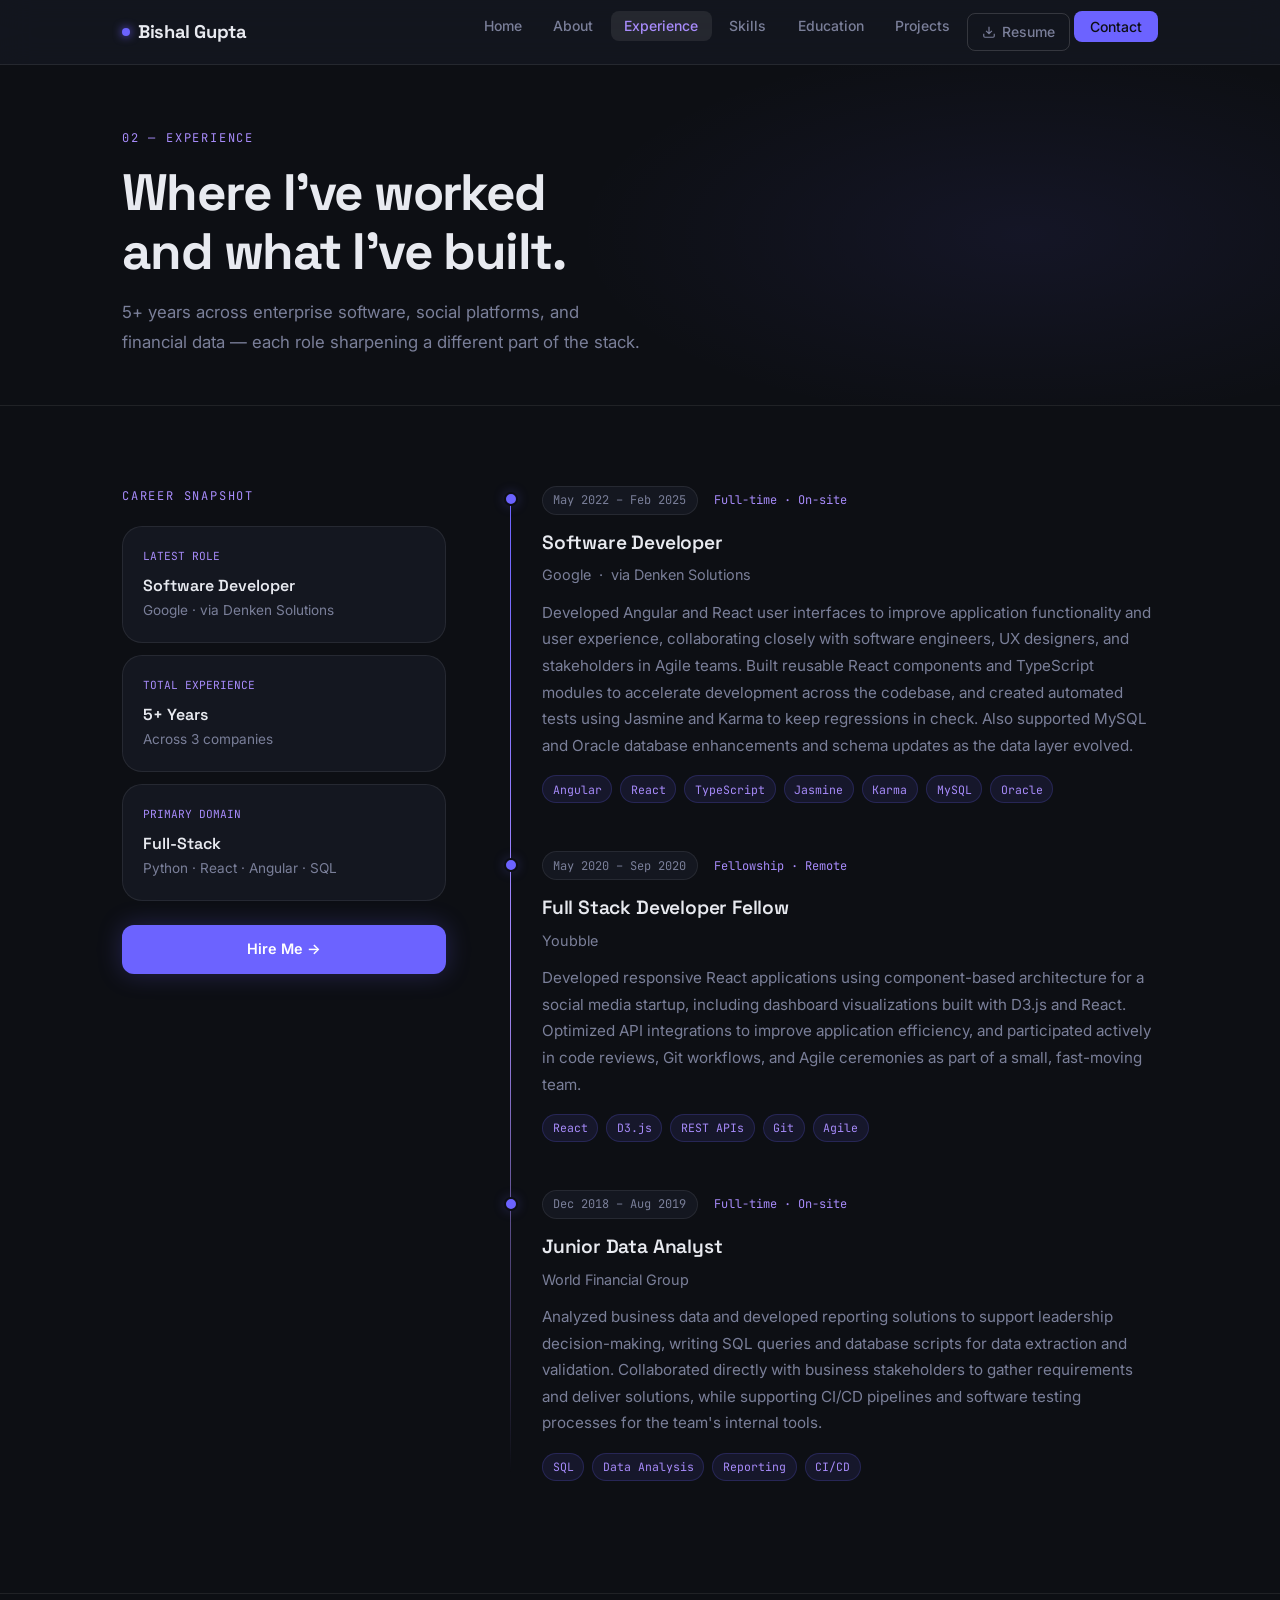
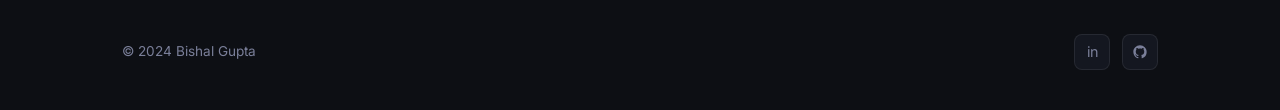
<file: experience.html>
<!DOCTYPE html>
<html lang="en">
<head>
  <meta charset="UTF-8"/>
  <meta name="viewport" content="width=device-width, initial-scale=1.0"/>
  <title>Experience — Bishal Gupta</title>
  <meta name="description" content="Professional experience of Bishal Gupta — software developer at Google, Youbble, and World Financial Group."/>
  <link rel="preconnect" href="https://fonts.googleapis.com"/>
  <link rel="stylesheet" href="assets/style.css"/>
</head>
<body>

<nav class="nav">
  <div class="nav-inner">
    <a href="index.html" class="nav-logo"><span></span>Bishal Gupta</a>
    <ul class="nav-links">
      <li><a href="index.html">Home</a></li>
      <li><a href="about.html">About</a></li>
      <li><a href="experience.html">Experience</a></li>
      <li><a href="skills.html">Skills</a></li>
      <li><a href="education.html">Education</a></li>
      <li><a href="projects.html">Projects</a></li>
      <li><a href="assets/files/Bishal_Gupta_Resume.pdf" class="nav-resume" download>
        <svg width="14" height="14" viewBox="0 0 24 24" fill="none" stroke="currentColor" stroke-width="2"><path d="M21 15v4a2 2 0 01-2 2H5a2 2 0 01-2-2v-4M7 10l5 5 5-5M12 15V3"/></svg>
        Resume
      </a></li>
      <li class="nav-cta-wrap"><a href="contact.html" class="nav-cta">Contact</a></li>
    </ul>
    <button class="nav-toggle" aria-label="Toggle menu"><span></span><span></span><span></span></button>
  </div>
</nav>

<div class="page-wrap">

  <section class="page-hero">
    <div class="page-hero-bg"></div>
    <div class="container">
      <div class="page-hero-label">02 — Experience</div>
      <h1>Where I've worked<br/>and what I've built.</h1>
      <p>5+ years across enterprise software, social platforms, and financial data — each role sharpening a different part of the stack.</p>
    </div>
  </section>

  <section class="section">
    <div class="container">
      <div style="display:grid;grid-template-columns:1fr 2fr;gap:4rem;align-items:start" class="exp-split">

        <!-- LEFT: quick summary -->
        <div class="fade-up" style="position:sticky;top:88px">
          <div class="section-eyebrow">Career Snapshot</div>
          <div style="display:flex;flex-direction:column;gap:0.75rem;margin-top:1.25rem">
            <div class="card" style="padding:1.25rem">
              <div style="font-family:var(--font-m);font-size:0.7rem;color:var(--accent-2);margin-bottom:0.35rem">LATEST ROLE</div>
              <div style="font-weight:600;font-family:var(--font-d)">Software Developer</div>
              <div style="font-size:0.85rem;color:var(--text-muted)">Google · via Denken Solutions</div>
            </div>
            <div class="card" style="padding:1.25rem">
              <div style="font-family:var(--font-m);font-size:0.7rem;color:var(--accent-2);margin-bottom:0.35rem">TOTAL EXPERIENCE</div>
              <div style="font-weight:600;font-family:var(--font-d)">5+ Years</div>
              <div style="font-size:0.85rem;color:var(--text-muted)">Across 3 companies</div>
            </div>
            <div class="card" style="padding:1.25rem">
              <div style="font-family:var(--font-m);font-size:0.7rem;color:var(--accent-2);margin-bottom:0.35rem">PRIMARY DOMAIN</div>
              <div style="font-weight:600;font-family:var(--font-d)">Full-Stack</div>
              <div style="font-size:0.85rem;color:var(--text-muted)">Python · React · Angular · SQL</div>
            </div>
          </div>
          <div style="margin-top:1.5rem">
            <a href="contact.html" class="btn btn-primary" style="width:100%;justify-content:center">Hire Me →</a>
          </div>
        </div>

        <!-- RIGHT: timeline -->
        <div>
          <div class="timeline">

            <!-- Google -->
            <div class="timeline-item fade-up">
              <div class="timeline-dot"></div>
              <div class="timeline-meta">
                <span class="timeline-date">May 2022 – Feb 2025</span>
                <span class="timeline-type">Full-time · On-site</span>
              </div>
              <div class="timeline-title">Software Developer</div>
              <div class="timeline-company">Google &nbsp;·&nbsp; via Denken Solutions</div>
              <div class="timeline-desc">
                Developed Angular and React user interfaces to improve application functionality and
                user experience, collaborating closely with software engineers, UX designers, and
                stakeholders in Agile teams. Built reusable React components and TypeScript modules to
                accelerate development across the codebase, and created automated tests using Jasmine
                and Karma to keep regressions in check. Also supported MySQL and Oracle database
                enhancements and schema updates as the data layer evolved.
              </div>
              <div class="timeline-tags">
                <span class="tag">Angular</span>
                <span class="tag">React</span>
                <span class="tag">TypeScript</span>
                <span class="tag">Jasmine</span>
                <span class="tag">Karma</span>
                <span class="tag">MySQL</span>
                <span class="tag">Oracle</span>
              </div>
            </div>

            <!-- Youbble -->
            <div class="timeline-item fade-up delay-1">
              <div class="timeline-dot"></div>
              <div class="timeline-meta">
                <span class="timeline-date">May 2020 – Sep 2020</span>
                <span class="timeline-type">Fellowship · Remote</span>
              </div>
              <div class="timeline-title">Full Stack Developer Fellow</div>
              <div class="timeline-company">Youbble</div>
              <div class="timeline-desc">
                Developed responsive React applications using component-based architecture for a social
                media startup, including dashboard visualizations built with D3.js and React. Optimized
                API integrations to improve application efficiency, and participated actively in code
                reviews, Git workflows, and Agile ceremonies as part of a small, fast-moving team.
              </div>
              <div class="timeline-tags">
                <span class="tag">React</span>
                <span class="tag">D3.js</span>
                <span class="tag">REST APIs</span>
                <span class="tag">Git</span>
                <span class="tag">Agile</span>
              </div>
            </div>

            <!-- World Financial Group -->
            <div class="timeline-item fade-up delay-2">
              <div class="timeline-dot"></div>
              <div class="timeline-meta">
                <span class="timeline-date">Dec 2018 – Aug 2019</span>
                <span class="timeline-type">Full-time · On-site</span>
              </div>
              <div class="timeline-title">Junior Data Analyst</div>
              <div class="timeline-company">World Financial Group</div>
              <div class="timeline-desc">
                Analyzed business data and developed reporting solutions to support leadership
                decision-making, writing SQL queries and database scripts for data extraction and
                validation. Collaborated directly with business stakeholders to gather requirements
                and deliver solutions, while supporting CI/CD pipelines and software testing processes
                for the team's internal tools.
              </div>
              <div class="timeline-tags">
                <span class="tag">SQL</span>
                <span class="tag">Data Analysis</span>
                <span class="tag">Reporting</span>
                <span class="tag">CI/CD</span>
              </div>
            </div>

          </div>
        </div>
      </div>
    </div>
  </section>

</div>

<footer class="footer">
  <div class="container footer-inner">
    <div class="footer-copy">© 2024 Bishal Gupta</div>
    <div class="footer-social">
      <a href="https://www.linkedin.com/in/bishal-gupta-43101b152/" target="_blank" rel="noopener" title="LinkedIn">in</a>
      <a href="https://github.com/" target="_blank" rel="noopener" title="GitHub">
        <svg width="16" height="16" viewBox="0 0 24 24" fill="currentColor"><path d="M12 2C6.477 2 2 6.484 2 12.017c0 4.425 2.865 8.18 6.839 9.504.5.092.682-.217.682-.483 0-.237-.008-.868-.013-1.703-2.782.605-3.369-1.343-3.369-1.343-.454-1.158-1.11-1.466-1.11-1.466-.908-.62.069-.608.069-.608 1.003.07 1.531 1.032 1.531 1.032.892 1.53 2.341 1.088 2.91.832.092-.647.35-1.088.636-1.338-2.22-.253-4.555-1.113-4.555-4.951 0-1.093.39-1.988 1.029-2.688-.103-.253-.446-1.272.098-2.65 0 0 .84-.27 2.75 1.026A9.564 9.564 0 0112 6.844c.85.004 1.705.115 2.504.337 1.909-1.296 2.747-1.027 2.747-1.027.546 1.379.202 2.398.1 2.651.64.7 1.028 1.595 1.028 2.688 0 3.848-2.339 4.695-4.566 4.943.359.309.678.92.678 1.855 0 1.338-.012 2.419-.012 2.747 0 .268.18.58.688.482A10.019 10.019 0 0022 12.017C22 6.484 17.522 2 12 2z"/></svg>
      </a>
    </div>
  </div>
</footer>

<script src="assets/portfolio.js"></script>
<style>
  @media(max-width:768px){.exp-split{grid-template-columns:1fr !important;gap:2rem !important} .timeline-item .timeline-dot{left:-1.9rem}}
</style>
</body>
</html>
</file>
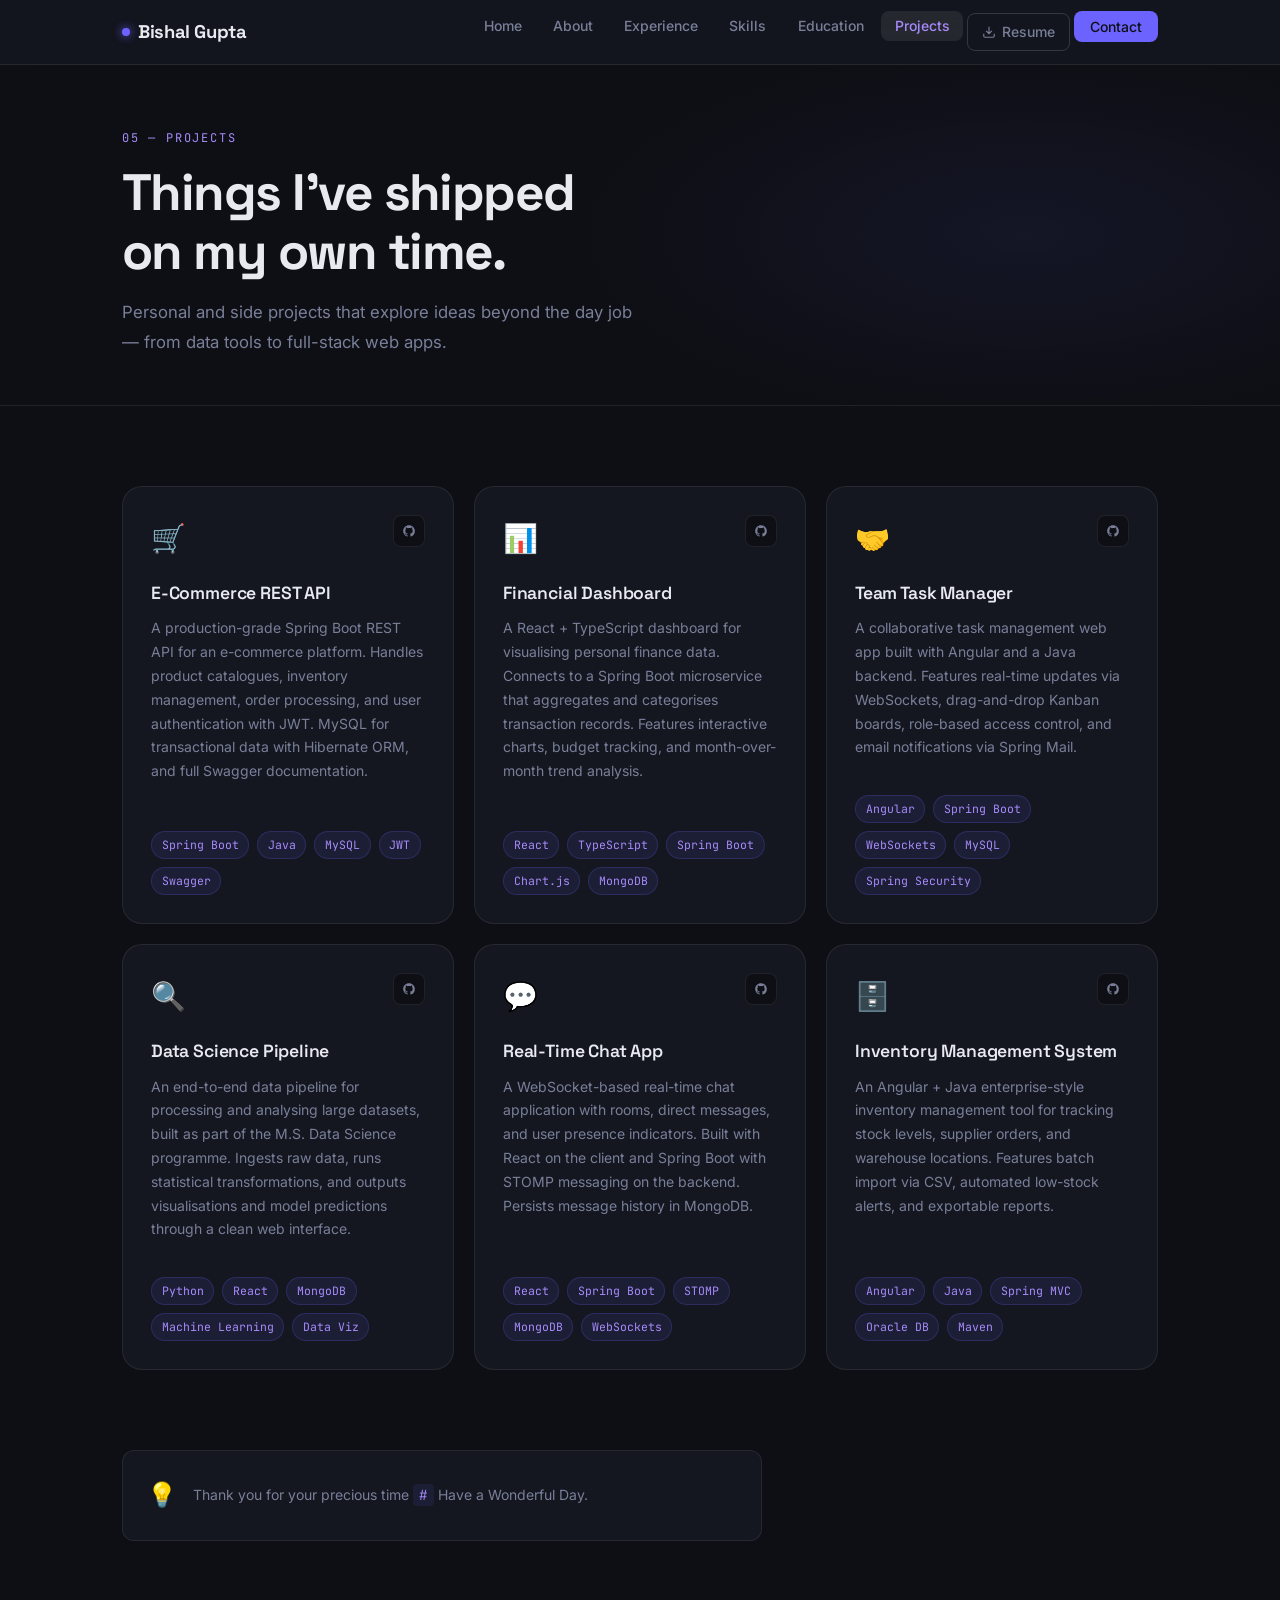
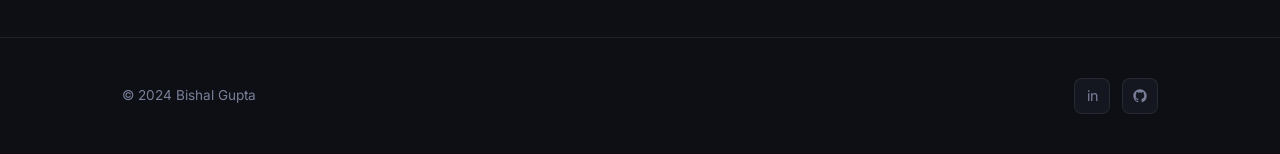
<file: projects.html>
<!DOCTYPE html>
<html lang="en">
<head>
  <meta charset="UTF-8"/>
  <meta name="viewport" content="width=device-width, initial-scale=1.0"/>
  <title>Projects — Bishal Gupta</title>
  <meta name="description" content="Projects by Bishal Gupta — full-stack applications built with Java, Spring Boot, React, and Angular."/>
  <link rel="preconnect" href="https://fonts.googleapis.com"/>
  <link rel="stylesheet" href="assets/style.css"/>
</head>
<body>

<nav class="nav">
  <div class="nav-inner">
    <a href="index.html" class="nav-logo"><span></span>Bishal Gupta</a>
    <ul class="nav-links">
      <li><a href="index.html">Home</a></li>
      <li><a href="about.html">About</a></li>
      <li><a href="experience.html">Experience</a></li>
      <li><a href="skills.html">Skills</a></li>
      <li><a href="education.html">Education</a></li>
      <li><a href="projects.html">Projects</a></li>
      <li><a href="assets/files/Bishal_Gupta_Resume.pdf" class="nav-resume" download>
        <svg width="14" height="14" viewBox="0 0 24 24" fill="none" stroke="currentColor" stroke-width="2"><path d="M21 15v4a2 2 0 01-2 2H5a2 2 0 01-2-2v-4M7 10l5 5 5-5M12 15V3"/></svg>
        Resume
      </a></li>
      <li class="nav-cta-wrap"><a href="contact.html" class="nav-cta">Contact</a></li>
    </ul>
    <button class="nav-toggle" aria-label="Toggle menu"><span></span><span></span><span></span></button>
  </div>
</nav>

<div class="page-wrap">

  <section class="page-hero">
    <div class="page-hero-bg"></div>
    <div class="container">
      <div class="page-hero-label">05 — Projects</div>
      <h1>Things I've shipped<br/>on my own time.</h1>
      <p>Personal and side projects that explore ideas beyond the day job — from data tools to full-stack web apps.</p>
    </div>
  </section>

  <section class="section">
    <div class="container">
      <div class="projects-grid">

        <div class="project-card fade-up">
          <div class="project-card-top">
            <div class="project-icon">🛒</div>
            <div class="project-links">
              <a href="#" class="project-link" title="GitHub">
                <svg width="14" height="14" viewBox="0 0 24 24" fill="currentColor"><path d="M12 2C6.477 2 2 6.484 2 12.017c0 4.425 2.865 8.18 6.839 9.504.5.092.682-.217.682-.483 0-.237-.008-.868-.013-1.703-2.782.605-3.369-1.343-3.369-1.343-.454-1.158-1.11-1.466-1.11-1.466-.908-.62.069-.608.069-.608 1.003.07 1.531 1.032 1.531 1.032.892 1.53 2.341 1.088 2.91.832.092-.647.35-1.088.636-1.338-2.22-.253-4.555-1.113-4.555-4.951 0-1.093.39-1.988 1.029-2.688-.103-.253-.446-1.272.098-2.65 0 0 .84-.27 2.75 1.026A9.564 9.564 0 0112 6.844c.85.004 1.705.115 2.504.337 1.909-1.296 2.747-1.027 2.747-1.027.546 1.379.202 2.398.1 2.651.64.7 1.028 1.595 1.028 2.688 0 3.848-2.339 4.695-4.566 4.943.359.309.678.92.678 1.855 0 1.338-.012 2.419-.012 2.747 0 .268.18.58.688.482A10.019 10.019 0 0022 12.017C22 6.484 17.522 2 12 2z"/></svg>
              </a>
            </div>
          </div>
          <div class="project-name">E-Commerce REST API</div>
          <div class="project-desc">
            A production-grade Spring Boot REST API for an e-commerce platform. Handles product catalogues,
            inventory management, order processing, and user authentication with JWT. MySQL for transactional
            data with Hibernate ORM, and full Swagger documentation.
          </div>
          <div class="timeline-tags">
            <span class="tag">Spring Boot</span>
            <span class="tag">Java</span>
            <span class="tag">MySQL</span>
            <span class="tag">JWT</span>
            <span class="tag">Swagger</span>
          </div>
        </div>

        <div class="project-card fade-up delay-1">
          <div class="project-card-top">
            <div class="project-icon">📊</div>
            <div class="project-links">
              <a href="#" class="project-link" title="GitHub">
                <svg width="14" height="14" viewBox="0 0 24 24" fill="currentColor"><path d="M12 2C6.477 2 2 6.484 2 12.017c0 4.425 2.865 8.18 6.839 9.504.5.092.682-.217.682-.483 0-.237-.008-.868-.013-1.703-2.782.605-3.369-1.343-3.369-1.343-.454-1.158-1.11-1.466-1.11-1.466-.908-.62.069-.608.069-.608 1.003.07 1.531 1.032 1.531 1.032.892 1.53 2.341 1.088 2.91.832.092-.647.35-1.088.636-1.338-2.22-.253-4.555-1.113-4.555-4.951 0-1.093.39-1.988 1.029-2.688-.103-.253-.446-1.272.098-2.65 0 0 .84-.27 2.75 1.026A9.564 9.564 0 0112 6.844c.85.004 1.705.115 2.504.337 1.909-1.296 2.747-1.027 2.747-1.027.546 1.379.202 2.398.1 2.651.64.7 1.028 1.595 1.028 2.688 0 3.848-2.339 4.695-4.566 4.943.359.309.678.92.678 1.855 0 1.338-.012 2.419-.012 2.747 0 .268.18.58.688.482A10.019 10.019 0 0022 12.017C22 6.484 17.522 2 12 2z"/></svg>
              </a>
            </div>
          </div>
          <div class="project-name">Financial Dashboard</div>
          <div class="project-desc">
            A React + TypeScript dashboard for visualising personal finance data. Connects to a Spring Boot
            microservice that aggregates and categorises transaction records. Features interactive charts,
            budget tracking, and month-over-month trend analysis.
          </div>
          <div class="timeline-tags">
            <span class="tag">React</span>
            <span class="tag">TypeScript</span>
            <span class="tag">Spring Boot</span>
            <span class="tag">Chart.js</span>
            <span class="tag">MongoDB</span>
          </div>
        </div>

        <div class="project-card fade-up delay-2">
          <div class="project-card-top">
            <div class="project-icon">🤝</div>
            <div class="project-links">
              <a href="#" class="project-link" title="GitHub">
                <svg width="14" height="14" viewBox="0 0 24 24" fill="currentColor"><path d="M12 2C6.477 2 2 6.484 2 12.017c0 4.425 2.865 8.18 6.839 9.504.5.092.682-.217.682-.483 0-.237-.008-.868-.013-1.703-2.782.605-3.369-1.343-3.369-1.343-.454-1.158-1.11-1.466-1.11-1.466-.908-.62.069-.608.069-.608 1.003.07 1.531 1.032 1.531 1.032.892 1.53 2.341 1.088 2.91.832.092-.647.35-1.088.636-1.338-2.22-.253-4.555-1.113-4.555-4.951 0-1.093.39-1.988 1.029-2.688-.103-.253-.446-1.272.098-2.65 0 0 .84-.27 2.75 1.026A9.564 9.564 0 0112 6.844c.85.004 1.705.115 2.504.337 1.909-1.296 2.747-1.027 2.747-1.027.546 1.379.202 2.398.1 2.651.64.7 1.028 1.595 1.028 2.688 0 3.848-2.339 4.695-4.566 4.943.359.309.678.92.678 1.855 0 1.338-.012 2.419-.012 2.747 0 .268.18.58.688.482A10.019 10.019 0 0022 12.017C22 6.484 17.522 2 12 2z"/></svg>
              </a>
            </div>
          </div>
          <div class="project-name">Team Task Manager</div>
          <div class="project-desc">
            A collaborative task management web app built with Angular and a Java backend. Features
            real-time updates via WebSockets, drag-and-drop Kanban boards, role-based access control,
            and email notifications via Spring Mail.
          </div>
          <div class="timeline-tags">
            <span class="tag">Angular</span>
            <span class="tag">Spring Boot</span>
            <span class="tag">WebSockets</span>
            <span class="tag">MySQL</span>
            <span class="tag">Spring Security</span>
          </div>
        </div>

        <div class="project-card fade-up delay-3">
          <div class="project-card-top">
            <div class="project-icon">🔍</div>
            <div class="project-links">
              <a href="#" class="project-link" title="GitHub">
                <svg width="14" height="14" viewBox="0 0 24 24" fill="currentColor"><path d="M12 2C6.477 2 2 6.484 2 12.017c0 4.425 2.865 8.18 6.839 9.504.5.092.682-.217.682-.483 0-.237-.008-.868-.013-1.703-2.782.605-3.369-1.343-3.369-1.343-.454-1.158-1.11-1.466-1.11-1.466-.908-.62.069-.608.069-.608 1.003.07 1.531 1.032 1.531 1.032.892 1.53 2.341 1.088 2.91.832.092-.647.35-1.088.636-1.338-2.22-.253-4.555-1.113-4.555-4.951 0-1.093.39-1.988 1.029-2.688-.103-.253-.446-1.272.098-2.65 0 0 .84-.27 2.75 1.026A9.564 9.564 0 0112 6.844c.85.004 1.705.115 2.504.337 1.909-1.296 2.747-1.027 2.747-1.027.546 1.379.202 2.398.1 2.651.64.7 1.028 1.595 1.028 2.688 0 3.848-2.339 4.695-4.566 4.943.359.309.678.92.678 1.855 0 1.338-.012 2.419-.012 2.747 0 .268.18.58.688.482A10.019 10.019 0 0022 12.017C22 6.484 17.522 2 12 2z"/></svg>
              </a>
            </div>
          </div>
          <div class="project-name">Data Science Pipeline</div>
          <div class="project-desc">
            An end-to-end data pipeline for processing and analysing large datasets, built as part of the
            M.S. Data Science programme. Ingests raw data, runs statistical transformations, and outputs
            visualisations and model predictions through a clean web interface.
          </div>
          <div class="timeline-tags">
            <span class="tag">Python</span>
            <span class="tag">React</span>
            <span class="tag">MongoDB</span>
            <span class="tag">Machine Learning</span>
            <span class="tag">Data Viz</span>
          </div>
        </div>

        <div class="project-card fade-up">
          <div class="project-card-top">
            <div class="project-icon">💬</div>
            <div class="project-links">
              <a href="#" class="project-link" title="GitHub">
                <svg width="14" height="14" viewBox="0 0 24 24" fill="currentColor"><path d="M12 2C6.477 2 2 6.484 2 12.017c0 4.425 2.865 8.18 6.839 9.504.5.092.682-.217.682-.483 0-.237-.008-.868-.013-1.703-2.782.605-3.369-1.343-3.369-1.343-.454-1.158-1.11-1.466-1.11-1.466-.908-.62.069-.608.069-.608 1.003.07 1.531 1.032 1.531 1.032.892 1.53 2.341 1.088 2.91.832.092-.647.35-1.088.636-1.338-2.22-.253-4.555-1.113-4.555-4.951 0-1.093.39-1.988 1.029-2.688-.103-.253-.446-1.272.098-2.65 0 0 .84-.27 2.75 1.026A9.564 9.564 0 0112 6.844c.85.004 1.705.115 2.504.337 1.909-1.296 2.747-1.027 2.747-1.027.546 1.379.202 2.398.1 2.651.64.7 1.028 1.595 1.028 2.688 0 3.848-2.339 4.695-4.566 4.943.359.309.678.92.678 1.855 0 1.338-.012 2.419-.012 2.747 0 .268.18.58.688.482A10.019 10.019 0 0022 12.017C22 6.484 17.522 2 12 2z"/></svg>
              </a>
            </div>
          </div>
          <div class="project-name">Real-Time Chat App</div>
          <div class="project-desc">
            A WebSocket-based real-time chat application with rooms, direct messages, and user presence
            indicators. Built with React on the client and Spring Boot with STOMP messaging on the backend.
            Persists message history in MongoDB.
          </div>
          <div class="timeline-tags">
            <span class="tag">React</span>
            <span class="tag">Spring Boot</span>
            <span class="tag">STOMP</span>
            <span class="tag">MongoDB</span>
            <span class="tag">WebSockets</span>
          </div>
        </div>

        <div class="project-card fade-up delay-1">
          <div class="project-card-top">
            <div class="project-icon">🗄️</div>
            <div class="project-links">
              <a href="#" class="project-link" title="GitHub">
                <svg width="14" height="14" viewBox="0 0 24 24" fill="currentColor"><path d="M12 2C6.477 2 2 6.484 2 12.017c0 4.425 2.865 8.18 6.839 9.504.5.092.682-.217.682-.483 0-.237-.008-.868-.013-1.703-2.782.605-3.369-1.343-3.369-1.343-.454-1.158-1.11-1.466-1.11-1.466-.908-.62.069-.608.069-.608 1.003.07 1.531 1.032 1.531 1.032.892 1.53 2.341 1.088 2.91.832.092-.647.35-1.088.636-1.338-2.22-.253-4.555-1.113-4.555-4.951 0-1.093.39-1.988 1.029-2.688-.103-.253-.446-1.272.098-2.65 0 0 .84-.27 2.75 1.026A9.564 9.564 0 0112 6.844c.85.004 1.705.115 2.504.337 1.909-1.296 2.747-1.027 2.747-1.027.546 1.379.202 2.398.1 2.651.64.7 1.028 1.595 1.028 2.688 0 3.848-2.339 4.695-4.566 4.943.359.309.678.92.678 1.855 0 1.338-.012 2.419-.012 2.747 0 .268.18.58.688.482A10.019 10.019 0 0022 12.017C22 6.484 17.522 2 12 2z"/></svg>
              </a>
            </div>
          </div>
          <div class="project-name">Inventory Management System</div>
          <div class="project-desc">
            An Angular + Java enterprise-style inventory management tool for tracking stock levels,
            supplier orders, and warehouse locations. Features batch import via CSV, automated low-stock
            alerts, and exportable reports.
          </div>
          <div class="timeline-tags">
            <span class="tag">Angular</span>
            <span class="tag">Java</span>
            <span class="tag">Spring MVC</span>
            <span class="tag">Oracle DB</span>
            <span class="tag">Maven</span>
          </div>
        </div>

      </div>
    </div>
  </section>

  <!-- Note -->
  <section style="padding:0 0 4rem">
    <div class="container">
      <div style="background:var(--bg-card);border:1px solid var(--border);border-radius:var(--r);padding:1.5rem;display:flex;align-items:center;gap:1rem;max-width:640px">
        <div style="font-size:1.5rem;flex-shrink:0">💡</div>
        <div style="font-size:0.875rem;color:var(--text-muted);line-height:1.7">
          Thank you for your precious time <code style="font-family:var(--font-m);color:var(--accent-2);background:rgba(108,99,255,0.1);padding:0.1rem 0.4rem;border-radius:4px">#</code> Have a Wonderful Day.
        </div>
      </div>
    </div>
  </section>

</div>

<footer class="footer">
  <div class="container footer-inner">
    <div class="footer-copy">© 2024 Bishal Gupta</div>
    <div class="footer-social">
      <a href="https://www.linkedin.com/in/bishal-gupta-43101b152/" target="_blank" rel="noopener" title="LinkedIn">in</a>
      <a href="https://github.com/" target="_blank" rel="noopener" title="GitHub">
        <svg width="16" height="16" viewBox="0 0 24 24" fill="currentColor"><path d="M12 2C6.477 2 2 6.484 2 12.017c0 4.425 2.865 8.18 6.839 9.504.5.092.682-.217.682-.483 0-.237-.008-.868-.013-1.703-2.782.605-3.369-1.343-3.369-1.343-.454-1.158-1.11-1.466-1.11-1.466-.908-.62.069-.608.069-.608 1.003.07 1.531 1.032 1.531 1.032.892 1.53 2.341 1.088 2.91.832.092-.647.35-1.088.636-1.338-2.22-.253-4.555-1.113-4.555-4.951 0-1.093.39-1.988 1.029-2.688-.103-.253-.446-1.272.098-2.65 0 0 .84-.27 2.75 1.026A9.564 9.564 0 0112 6.844c.85.004 1.705.115 2.504.337 1.909-1.296 2.747-1.027 2.747-1.027.546 1.379.202 2.398.1 2.651.64.7 1.028 1.595 1.028 2.688 0 3.848-2.339 4.695-4.566 4.943.359.309.678.92.678 1.855 0 1.338-.012 2.419-.012 2.747 0 .268.18.58.688.482A10.019 10.019 0 0022 12.017C22 6.484 17.522 2 12 2z"/></svg>
      </a>
    </div>
  </div>
</footer>

<script src="assets/portfolio.js"></script>
</body>
</html>
</file>
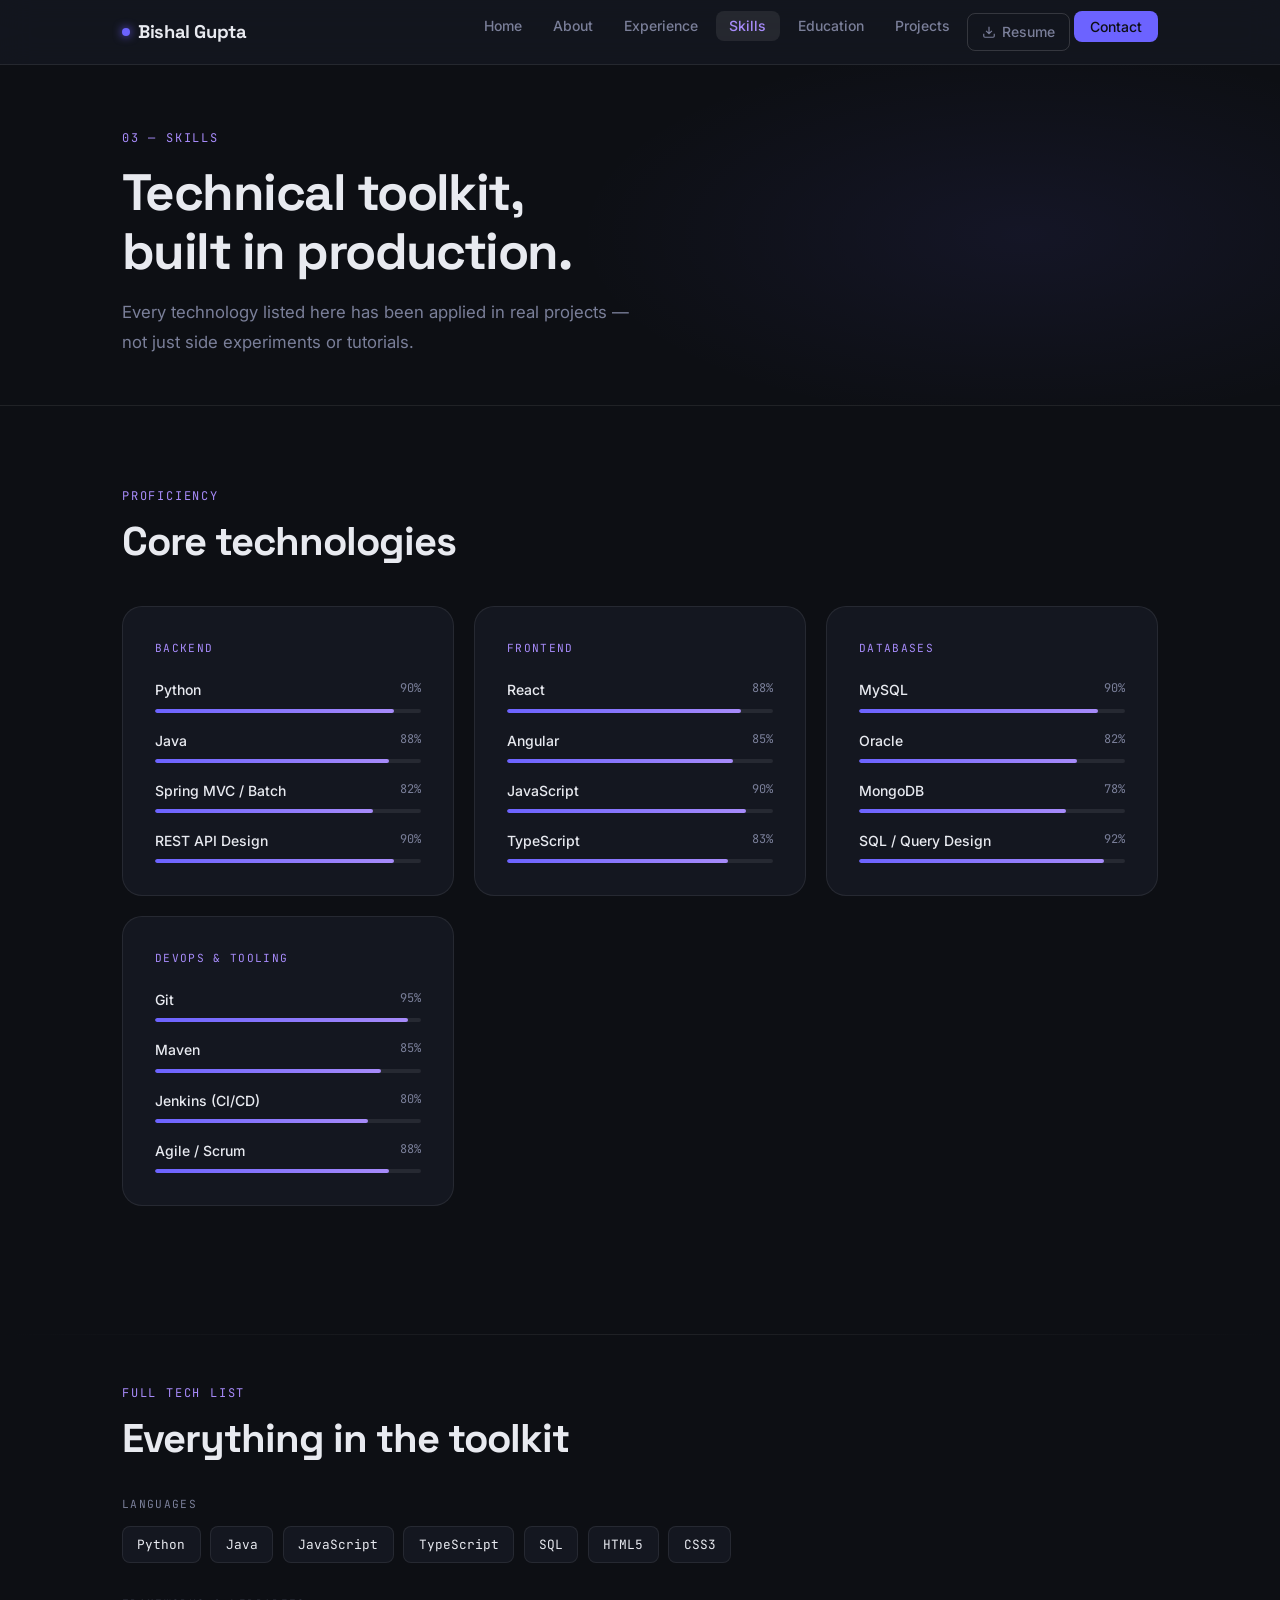
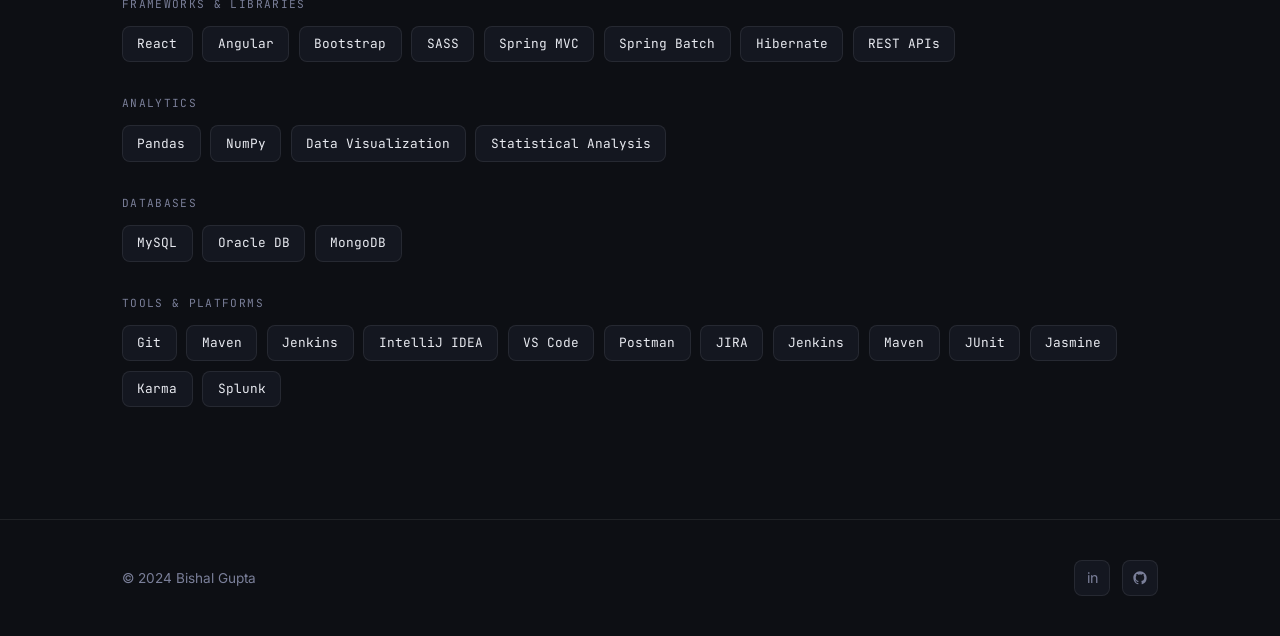
<file: skills.html>
<!DOCTYPE html>
<html lang="en">
<head>
  <meta charset="UTF-8"/>
  <meta name="viewport" content="width=device-width, initial-scale=1.0"/>
  <title>Skills — Bishal Gupta</title>
  <meta name="description" content="Technical skills of Bishal Gupta — Java, Spring Boot, React, Angular, TypeScript, MySQL, MongoDB, and more."/>
  <link rel="preconnect" href="https://fonts.googleapis.com"/>
  <link rel="stylesheet" href="assets/style.css"/>
</head>
<body>

<nav class="nav">
  <div class="nav-inner">
    <a href="index.html" class="nav-logo"><span></span>Bishal Gupta</a>
    <ul class="nav-links">
      <li><a href="index.html">Home</a></li>
      <li><a href="about.html">About</a></li>
      <li><a href="experience.html">Experience</a></li>
      <li><a href="skills.html">Skills</a></li>
      <li><a href="education.html">Education</a></li>
      <li><a href="projects.html">Projects</a></li>
      <li><a href="assets/files/Bishal_Gupta_Resume.pdf" class="nav-resume" download>
        <svg width="14" height="14" viewBox="0 0 24 24" fill="none" stroke="currentColor" stroke-width="2"><path d="M21 15v4a2 2 0 01-2 2H5a2 2 0 01-2-2v-4M7 10l5 5 5-5M12 15V3"/></svg>
        Resume
      </a></li>
      <li class="nav-cta-wrap"><a href="contact.html" class="nav-cta">Contact</a></li>
    </ul>
    <button class="nav-toggle" aria-label="Toggle menu"><span></span><span></span><span></span></button>
  </div>
</nav>

<div class="page-wrap">

  <section class="page-hero">
    <div class="page-hero-bg"></div>
    <div class="container">
      <div class="page-hero-label">03 — Skills</div>
      <h1>Technical toolkit,<br/>built in production.</h1>
      <p>Every technology listed here has been applied in real projects — not just side experiments or tutorials.</p>
    </div>
  </section>

  <!-- PROFICIENCY BARS -->
  <section class="section">
    <div class="container">
      <div class="section-eyebrow fade-up">Proficiency</div>
      <h2 class="section-title fade-up delay-1" style="margin-bottom:2.5rem">Core technologies</h2>

      <div class="skills-grid">

        <!-- Backend -->
        <div class="card fade-up">
          <div class="skill-group-label">Backend</div>
          <div class="skill-list">
            <div class="skill-item">
              <div class="skill-header"><span class="skill-name">Python</span><span class="skill-pct">90%</span></div>
              <div class="skill-bar"><div class="skill-fill" style="width:90%"></div></div>
            </div>
            <div class="skill-item">
              <div class="skill-header"><span class="skill-name">Java</span><span class="skill-pct">88%</span></div>
              <div class="skill-bar"><div class="skill-fill" style="width:88%"></div></div>
            </div>
            <div class="skill-item">
              <div class="skill-header"><span class="skill-name">Spring MVC / Batch</span><span class="skill-pct">82%</span></div>
              <div class="skill-bar"><div class="skill-fill" style="width:82%"></div></div>
            </div>
            <div class="skill-item">
              <div class="skill-header"><span class="skill-name">REST API Design</span><span class="skill-pct">90%</span></div>
              <div class="skill-bar"><div class="skill-fill" style="width:90%"></div></div>
            </div>
          </div>
        </div>

        <!-- Frontend -->
        <div class="card fade-up delay-1">
          <div class="skill-group-label">Frontend</div>
          <div class="skill-list">
            <div class="skill-item">
              <div class="skill-header"><span class="skill-name">React</span><span class="skill-pct">88%</span></div>
              <div class="skill-bar"><div class="skill-fill" style="width:88%"></div></div>
            </div>
            <div class="skill-item">
              <div class="skill-header"><span class="skill-name">Angular</span><span class="skill-pct">85%</span></div>
              <div class="skill-bar"><div class="skill-fill" style="width:85%"></div></div>
            </div>
            <div class="skill-item">
              <div class="skill-header"><span class="skill-name">JavaScript</span><span class="skill-pct">90%</span></div>
              <div class="skill-bar"><div class="skill-fill" style="width:90%"></div></div>
            </div>
            <div class="skill-item">
              <div class="skill-header"><span class="skill-name">TypeScript</span><span class="skill-pct">83%</span></div>
              <div class="skill-bar"><div class="skill-fill" style="width:83%"></div></div>
            </div>
          </div>
        </div>

        <!-- Databases -->
        <div class="card fade-up delay-2">
          <div class="skill-group-label">Databases</div>
          <div class="skill-list">
            <div class="skill-item">
              <div class="skill-header"><span class="skill-name">MySQL</span><span class="skill-pct">90%</span></div>
              <div class="skill-bar"><div class="skill-fill" style="width:90%"></div></div>
            </div>
            <div class="skill-item">
              <div class="skill-header"><span class="skill-name">Oracle</span><span class="skill-pct">82%</span></div>
              <div class="skill-bar"><div class="skill-fill" style="width:82%"></div></div>
            </div>
            <div class="skill-item">
              <div class="skill-header"><span class="skill-name">MongoDB</span><span class="skill-pct">78%</span></div>
              <div class="skill-bar"><div class="skill-fill" style="width:78%"></div></div>
            </div>
            <div class="skill-item">
              <div class="skill-header"><span class="skill-name">SQL / Query Design</span><span class="skill-pct">92%</span></div>
              <div class="skill-bar"><div class="skill-fill" style="width:92%"></div></div>
            </div>
          </div>
        </div>

        <!-- DevOps / Tooling -->
        <div class="card fade-up delay-3">
          <div class="skill-group-label">DevOps &amp; Tooling</div>
          <div class="skill-list">
            <div class="skill-item">
              <div class="skill-header"><span class="skill-name">Git</span><span class="skill-pct">95%</span></div>
              <div class="skill-bar"><div class="skill-fill" style="width:95%"></div></div>
            </div>
            <div class="skill-item">
              <div class="skill-header"><span class="skill-name">Maven</span><span class="skill-pct">85%</span></div>
              <div class="skill-bar"><div class="skill-fill" style="width:85%"></div></div>
            </div>
            <div class="skill-item">
              <div class="skill-header"><span class="skill-name">Jenkins (CI/CD)</span><span class="skill-pct">80%</span></div>
              <div class="skill-bar"><div class="skill-fill" style="width:80%"></div></div>
            </div>
            <div class="skill-item">
              <div class="skill-header"><span class="skill-name">Agile / Scrum</span><span class="skill-pct">88%</span></div>
              <div class="skill-bar"><div class="skill-fill" style="width:88%"></div></div>
            </div>
          </div>
        </div>

      </div>
    </div>
  </section>

  <div class="divider"></div>

  <!-- BADGE CLOUD -->
  <section class="section" style="padding-top:0">
    <div class="container">
      <div class="section-eyebrow fade-up">Full Tech List</div>
      <h2 class="section-title fade-up delay-1" style="margin-bottom:2rem">Everything in the toolkit</h2>

      <div style="display:flex;flex-direction:column;gap:2rem">

        <div class="fade-up">
          <div style="font-family:var(--font-m);font-size:0.7rem;color:var(--text-muted);text-transform:uppercase;letter-spacing:0.12em;margin-bottom:0.75rem">Languages</div>
          <div class="badge-cloud">
            <span class="badge">Python</span>
            <span class="badge">Java</span>
            <span class="badge">JavaScript</span>
            <span class="badge">TypeScript</span>
            <span class="badge">SQL</span>
            <span class="badge">HTML5</span>
            <span class="badge">CSS3</span>
          </div>
        </div>

        <div class="fade-up delay-1">
          <div style="font-family:var(--font-m);font-size:0.7rem;color:var(--text-muted);text-transform:uppercase;letter-spacing:0.12em;margin-bottom:0.75rem">Frameworks &amp; Libraries</div>
          <div class="badge-cloud">
            <span class="badge">React</span>
            <span class="badge">Angular</span>
            <span class="badge">Bootstrap</span>
            <span class="badge">SASS</span>
            <span class="badge">Spring MVC</span>
            <span class="badge">Spring Batch</span>
            <span class="badge">Hibernate</span>
            <span class="badge">REST APIs</span>
          </div>
        </div>

        <div class="fade-up delay-2">
          <div style="font-family:var(--font-m);font-size:0.7rem;color:var(--text-muted);text-transform:uppercase;letter-spacing:0.12em;margin-bottom:0.75rem">Analytics</div>
          <div class="badge-cloud">
            <span class="badge">Pandas</span>
            <span class="badge">NumPy</span>
            <span class="badge">Data Visualization</span>
            <span class="badge">Statistical Analysis</span>
          </div>
        </div>

        <div class="fade-up delay-2">
          <div style="font-family:var(--font-m);font-size:0.7rem;color:var(--text-muted);text-transform:uppercase;letter-spacing:0.12em;margin-bottom:0.75rem">Databases</div>
          <div class="badge-cloud">
            <span class="badge">MySQL</span>
            <span class="badge">Oracle DB</span>
            <span class="badge">MongoDB</span>
          </div>
        </div>

        <div class="fade-up delay-3">
          <div style="font-family:var(--font-m);font-size:0.7rem;color:var(--text-muted);text-transform:uppercase;letter-spacing:0.12em;margin-bottom:0.75rem">Tools &amp; Platforms</div>
          <div class="badge-cloud">
            <span class="badge">Git</span>
            <span class="badge">Maven</span>
            <span class="badge">Jenkins</span>
            <span class="badge">IntelliJ IDEA</span>
            <span class="badge">VS Code</span>
            <span class="badge">Postman</span>
            <span class="badge">JIRA</span>
            <span class="badge">Jenkins</span>
            <span class="badge">Maven</span>
            <span class="badge">JUnit</span>
            <span class="badge">Jasmine</span>
            <span class="badge">Karma</span>
            <span class="badge">Splunk</span>
          </div>
        </div>

      </div>
    </div>
  </section>

</div>

<footer class="footer">
  <div class="container footer-inner">
    <div class="footer-copy">© 2024 Bishal Gupta</div>
    <div class="footer-social">
      <a href="https://www.linkedin.com/in/bishal-gupta-43101b152/" target="_blank" rel="noopener" title="LinkedIn">in</a>
      <a href="https://github.com/" target="_blank" rel="noopener" title="GitHub">
        <svg width="16" height="16" viewBox="0 0 24 24" fill="currentColor"><path d="M12 2C6.477 2 2 6.484 2 12.017c0 4.425 2.865 8.18 6.839 9.504.5.092.682-.217.682-.483 0-.237-.008-.868-.013-1.703-2.782.605-3.369-1.343-3.369-1.343-.454-1.158-1.11-1.466-1.11-1.466-.908-.62.069-.608.069-.608 1.003.07 1.531 1.032 1.531 1.032.892 1.53 2.341 1.088 2.91.832.092-.647.35-1.088.636-1.338-2.22-.253-4.555-1.113-4.555-4.951 0-1.093.39-1.988 1.029-2.688-.103-.253-.446-1.272.098-2.65 0 0 .84-.27 2.75 1.026A9.564 9.564 0 0112 6.844c.85.004 1.705.115 2.504.337 1.909-1.296 2.747-1.027 2.747-1.027.546 1.379.202 2.398.1 2.651.64.7 1.028 1.595 1.028 2.688 0 3.848-2.339 4.695-4.566 4.943.359.309.678.92.678 1.855 0 1.338-.012 2.419-.012 2.747 0 .268.18.58.688.482A10.019 10.019 0 0022 12.017C22 6.484 17.522 2 12 2z"/></svg>
      </a>
    </div>
  </div>
</footer>

<script src="assets/portfolio.js"></script>
</body>
</html>
</file>
<file: assets/style.css>
/* =============================================
   BISHAL GUPTA — PORTFOLIO
   Design: Dark slate + electric indigo + warm white
   Type: Space Grotesk (display) + Inter (body)
   ============================================= */

@import url('https://fonts.googleapis.com/css2?family=Space+Grotesk:wght@300;400;500;600;700&family=Inter:wght@300;400;500;600&family=JetBrains+Mono:wght@400;500&display=swap');

/* ── Tokens ── */
:root {
  --bg:         #0d0f14;
  --bg-card:    #141720;
  --bg-glass:   rgba(20,23,32,0.85);
  --border:     rgba(255,255,255,0.08);
  --border-hi:  rgba(255,255,255,0.15);
  --accent:     #6c63ff;
  --accent-2:   #a78bfa;
  --accent-glow:rgba(108,99,255,0.25);
  --text:       #e8eaf0;
  --text-muted: #7a7f99;
  --text-dim:   #454a63;
  --font-d:     'Space Grotesk', sans-serif;
  --font-b:     'Inter', sans-serif;
  --font-m:     'JetBrains Mono', monospace;
  --r:          12px;
  --r-lg:       20px;
  --transition: 0.25s cubic-bezier(0.4,0,0.2,1);
}

/* ── Reset ── */
*, *::before, *::after { box-sizing: border-box; margin: 0; padding: 0; }
html { scroll-behavior: smooth; }
body {
  background: var(--bg);
  color: var(--text);
  font-family: var(--font-b);
  font-size: 16px;
  line-height: 1.7;
  min-height: 100vh;
  overflow-x: hidden;
}
a { color: inherit; text-decoration: none; }
ul { list-style: none; }
img { max-width: 100%; display: block; }

/* ── NAV ── */
.nav {
  position: fixed;
  top: 0; left: 0; right: 0;
  z-index: 100;
  background: var(--bg-glass);
  backdrop-filter: blur(16px);
  -webkit-backdrop-filter: blur(16px);
  border-bottom: 1px solid var(--border);
}
.nav-inner {
  max-width: 1100px;
  margin: 0 auto;
  padding: 0 2rem;
  height: 64px;
  display: flex;
  align-items: center;
  justify-content: space-between;
}
.nav-logo {
  font-family: var(--font-d);
  font-weight: 700;
  font-size: 1.15rem;
  letter-spacing: -0.02em;
  color: var(--text);
  display: flex;
  align-items: center;
  gap: 0.5rem;
}
.nav-logo span {
  display: inline-block;
  width: 8px; height: 8px;
  border-radius: 50%;
  background: var(--accent);
  box-shadow: 0 0 10px var(--accent);
}
.nav-links {
  display: flex;
  gap: 0.25rem;
}
.nav-links a {
  font-family: var(--font-b);
  font-size: 0.875rem;
  font-weight: 500;
  color: var(--text-muted);
  padding: 0.4rem 0.85rem;
  border-radius: 8px;
  transition: color var(--transition), background var(--transition);
}
.nav-links a:hover,
.nav-links a.active {
  color: var(--text);
  background: var(--border);
}
.nav-links a.active {
  color: var(--accent-2);
}
.nav-cta {
  font-family: var(--font-b);
  font-size: 0.875rem;
  font-weight: 600;
  color: var(--bg) !important;
  background: var(--accent) !important;
  padding: 0.45rem 1rem !important;
  border-radius: 8px !important;
  transition: opacity var(--transition) !important;
}
.nav-cta:hover { opacity: 0.85 !important; }

/* Mobile nav */
.nav-toggle {
  display: none;
  flex-direction: column;
  gap: 5px;
  cursor: pointer;
  padding: 4px;
}
.nav-toggle span {
  display: block;
  width: 22px; height: 2px;
  background: var(--text);
  border-radius: 2px;
  transition: var(--transition);
}

/* ── LAYOUT ── */
.page-wrap {
  padding-top: 64px;
}
.container {
  max-width: 1100px;
  margin: 0 auto;
  padding: 0 2rem;
}
.section {
  padding: 5rem 0;
}
.section-sm {
  padding: 3rem 0;
}

/* ── HERO (index only) ── */
.hero {
  min-height: calc(100vh - 64px);
  display: flex;
  align-items: center;
  position: relative;
  overflow: hidden;
}
.hero-bg {
  position: absolute;
  inset: 0;
  background:
    radial-gradient(ellipse 60% 60% at 70% 40%, rgba(108,99,255,0.12) 0%, transparent 70%),
    radial-gradient(ellipse 40% 40% at 20% 80%, rgba(167,139,250,0.07) 0%, transparent 60%);
  pointer-events: none;
}
.hero-grid {
  position: absolute;
  inset: 0;
  background-image:
    linear-gradient(var(--border) 1px, transparent 1px),
    linear-gradient(90deg, var(--border) 1px, transparent 1px);
  background-size: 60px 60px;
  mask-image: radial-gradient(ellipse 80% 80% at 70% 40%, black 0%, transparent 70%);
  pointer-events: none;
}
.hero-content {
  position: relative;
  z-index: 1;
  max-width: 680px;
}
.hero-tag {
  display: inline-flex;
  align-items: center;
  gap: 0.5rem;
  font-family: var(--font-m);
  font-size: 0.8rem;
  color: var(--accent-2);
  background: rgba(108,99,255,0.12);
  border: 1px solid rgba(108,99,255,0.25);
  border-radius: 999px;
  padding: 0.35rem 1rem;
  margin-bottom: 1.75rem;
}
.hero-tag::before {
  content: '';
  display: inline-block;
  width: 6px; height: 6px;
  border-radius: 50%;
  background: var(--accent);
  animation: pulse 2s infinite;
}
@keyframes pulse {
  0%,100% { opacity: 1; transform: scale(1); }
  50% { opacity: 0.5; transform: scale(0.8); }
}
.hero h1 {
  font-family: var(--font-d);
  font-size: clamp(2.8rem, 6vw, 5rem);
  font-weight: 700;
  line-height: 1.1;
  letter-spacing: -0.035em;
  margin-bottom: 1.25rem;
}
.hero h1 em {
  font-style: normal;
  background: linear-gradient(135deg, var(--accent) 0%, var(--accent-2) 100%);
  -webkit-background-clip: text;
  -webkit-text-fill-color: transparent;
  background-clip: text;
}
.hero-sub {
  font-size: 1.1rem;
  color: var(--text-muted);
  max-width: 520px;
  margin-bottom: 2.5rem;
  line-height: 1.75;
}
.hero-actions {
  display: flex;
  gap: 1rem;
  flex-wrap: wrap;
  align-items: center;
}
.btn {
  display: inline-flex;
  align-items: center;
  gap: 0.5rem;
  font-family: var(--font-b);
  font-weight: 600;
  font-size: 0.9rem;
  padding: 0.75rem 1.5rem;
  border-radius: var(--r);
  transition: var(--transition);
  cursor: pointer;
  border: none;
}
.btn-primary {
  background: var(--accent);
  color: #fff;
  box-shadow: 0 0 24px var(--accent-glow);
}
.btn-primary:hover {
  background: #7c74ff;
  box-shadow: 0 0 36px var(--accent-glow);
  transform: translateY(-1px);
}
.btn-ghost {
  background: transparent;
  color: var(--text-muted);
  border: 1px solid var(--border-hi);
}
.btn-ghost:hover {
  color: var(--text);
  border-color: var(--accent);
  background: rgba(108,99,255,0.07);
}
.hero-scroll {
  position: absolute;
  bottom: 2.5rem;
  left: 50%;
  transform: translateX(-50%);
  display: flex;
  flex-direction: column;
  align-items: center;
  gap: 0.5rem;
  color: var(--text-dim);
  font-size: 0.75rem;
  font-family: var(--font-m);
  letter-spacing: 0.1em;
  animation: float 3s ease-in-out infinite;
}
@keyframes float {
  0%,100% { transform: translateX(-50%) translateY(0); }
  50% { transform: translateX(-50%) translateY(8px); }
}
.scroll-line {
  width: 1px;
  height: 48px;
  background: linear-gradient(to bottom, var(--accent), transparent);
}

/* ── QUICK STATS (index) ── */
.stats-row {
  display: grid;
  grid-template-columns: repeat(3, 1fr);
  gap: 1rem;
  margin-top: 1rem;
}
.stat-card {
  background: var(--bg-card);
  border: 1px solid var(--border);
  border-radius: var(--r);
  padding: 1.5rem;
  text-align: center;
  transition: border-color var(--transition);
}
.stat-card:hover { border-color: var(--accent); }
.stat-num {
  font-family: var(--font-d);
  font-size: 2.25rem;
  font-weight: 700;
  color: var(--text);
  letter-spacing: -0.03em;
  line-height: 1;
}
.stat-num span {
  color: var(--accent);
}
.stat-label {
  font-size: 0.8rem;
  color: var(--text-muted);
  margin-top: 0.35rem;
  text-transform: uppercase;
  letter-spacing: 0.08em;
}

/* ── SECTION HEADINGS ── */
.section-eyebrow {
  font-family: var(--font-m);
  font-size: 0.75rem;
  color: var(--accent-2);
  text-transform: uppercase;
  letter-spacing: 0.15em;
  margin-bottom: 0.75rem;
}
.section-title {
  font-family: var(--font-d);
  font-size: clamp(1.75rem, 3.5vw, 2.5rem);
  font-weight: 700;
  letter-spacing: -0.025em;
  line-height: 1.2;
  margin-bottom: 1rem;
}
.section-desc {
  font-size: 1rem;
  color: var(--text-muted);
  max-width: 540px;
  line-height: 1.75;
}

/* ── PAGE HERO (inner pages) ── */
.page-hero {
  padding: 4rem 0 3rem;
  position: relative;
  border-bottom: 1px solid var(--border);
  overflow: hidden;
}
.page-hero-bg {
  position: absolute;
  inset: 0;
  background: radial-gradient(ellipse 50% 80% at 80% 50%, rgba(108,99,255,0.08) 0%, transparent 70%);
  pointer-events: none;
}
.page-hero-label {
  font-family: var(--font-m);
  font-size: 0.75rem;
  color: var(--accent-2);
  text-transform: uppercase;
  letter-spacing: 0.15em;
  margin-bottom: 1rem;
}
.page-hero h1 {
  font-family: var(--font-d);
  font-size: clamp(2rem, 4vw, 3.25rem);
  font-weight: 700;
  letter-spacing: -0.03em;
  line-height: 1.15;
  margin-bottom: 1rem;
}
.page-hero p {
  font-size: 1.05rem;
  color: var(--text-muted);
  max-width: 520px;
  line-height: 1.75;
}

/* ── CARDS ── */
.card {
  background: var(--bg-card);
  border: 1px solid var(--border);
  border-radius: var(--r-lg);
  padding: 2rem;
  transition: border-color var(--transition), box-shadow var(--transition), transform var(--transition);
}
.card:hover {
  border-color: var(--border-hi);
  box-shadow: 0 8px 40px rgba(0,0,0,0.4), 0 0 0 1px rgba(108,99,255,0.1);
  transform: translateY(-2px);
}

/* ── EXPERIENCE TIMELINE ── */
.timeline {
  position: relative;
  padding-left: 2rem;
}
.timeline::before {
  content: '';
  position: absolute;
  left: 0;
  top: 0.5rem;
  bottom: 0.5rem;
  width: 1px;
  background: linear-gradient(to bottom, var(--accent), var(--accent-2), transparent);
}
.timeline-item {
  position: relative;
  margin-bottom: 3rem;
}
.timeline-item:last-child { margin-bottom: 0; }
.timeline-dot {
  position: absolute;
  left: -2.4rem;
  top: 0.4rem;
  width: 14px; height: 14px;
  border-radius: 50%;
  background: var(--accent);
  border: 2px solid var(--bg);
  box-shadow: 0 0 12px var(--accent-glow);
}
.timeline-meta {
  display: flex;
  align-items: center;
  gap: 1rem;
  margin-bottom: 0.75rem;
  flex-wrap: wrap;
}
.timeline-date {
  font-family: var(--font-m);
  font-size: 0.75rem;
  color: var(--text-muted);
  background: var(--bg-card);
  border: 1px solid var(--border);
  padding: 0.2rem 0.65rem;
  border-radius: 999px;
}
.timeline-type {
  font-family: var(--font-m);
  font-size: 0.75rem;
  color: var(--accent-2);
}
.timeline-title {
  font-family: var(--font-d);
  font-size: 1.2rem;
  font-weight: 600;
  letter-spacing: -0.01em;
  margin-bottom: 0.25rem;
}
.timeline-company {
  font-size: 0.9rem;
  color: var(--text-muted);
  margin-bottom: 0.75rem;
}
.timeline-desc {
  color: var(--text-muted);
  font-size: 0.95rem;
  line-height: 1.75;
}
.timeline-tags {
  display: flex;
  flex-wrap: wrap;
  gap: 0.5rem;
  margin-top: 1rem;
}
.tag {
  font-family: var(--font-m);
  font-size: 0.72rem;
  color: var(--accent-2);
  background: rgba(108,99,255,0.1);
  border: 1px solid rgba(108,99,255,0.2);
  padding: 0.2rem 0.6rem;
  border-radius: 999px;
}

/* ── SKILLS ── */
.skills-grid {
  display: grid;
  grid-template-columns: repeat(auto-fill, minmax(280px, 1fr));
  gap: 1.25rem;
}
.skill-group-label {
  font-family: var(--font-m);
  font-size: 0.7rem;
  text-transform: uppercase;
  letter-spacing: 0.12em;
  color: var(--accent-2);
  margin-bottom: 1.25rem;
}
.skill-list {
  display: flex;
  flex-direction: column;
  gap: 1rem;
}
.skill-item {}
.skill-header {
  display: flex;
  justify-content: space-between;
  margin-bottom: 0.4rem;
}
.skill-name {
  font-size: 0.875rem;
  font-weight: 500;
  color: var(--text);
}
.skill-pct {
  font-family: var(--font-m);
  font-size: 0.75rem;
  color: var(--text-muted);
}
.skill-bar {
  height: 4px;
  background: var(--border);
  border-radius: 999px;
  overflow: hidden;
}
.skill-fill {
  height: 100%;
  border-radius: 999px;
  background: linear-gradient(90deg, var(--accent), var(--accent-2));
  transform-origin: left;
  animation: growBar 1s cubic-bezier(0.4,0,0.2,1) forwards;
  transform: scaleX(0);
}
@keyframes growBar {
  to { transform: scaleX(1); }
}

/* Tech badge cloud */
.badge-cloud {
  display: flex;
  flex-wrap: wrap;
  gap: 0.6rem;
}
.badge {
  font-family: var(--font-m);
  font-size: 0.8rem;
  color: var(--text);
  background: var(--bg-card);
  border: 1px solid var(--border);
  padding: 0.4rem 0.9rem;
  border-radius: 8px;
  transition: border-color var(--transition), color var(--transition);
}
.badge:hover {
  border-color: var(--accent);
  color: var(--accent-2);
}

/* ── EDUCATION ── */
.edu-grid {
  display: grid;
  grid-template-columns: repeat(auto-fill, minmax(300px, 1fr));
  gap: 1.25rem;
}
.edu-card-icon {
  width: 44px; height: 44px;
  border-radius: 10px;
  background: rgba(108,99,255,0.12);
  border: 1px solid rgba(108,99,255,0.25);
  display: flex;
  align-items: center;
  justify-content: center;
  margin-bottom: 1.25rem;
  font-size: 1.25rem;
}
.edu-degree {
  font-family: var(--font-d);
  font-size: 1.05rem;
  font-weight: 600;
  letter-spacing: -0.01em;
  margin-bottom: 0.25rem;
}
.edu-field {
  font-size: 0.875rem;
  color: var(--accent-2);
  margin-bottom: 0.5rem;
}
.edu-school {
  font-size: 0.875rem;
  color: var(--text-muted);
}

/* ── CONTACT ── */
.contact-grid {
  display: grid;
  grid-template-columns: 1fr 1fr;
  gap: 2rem;
}
.contact-form {
  display: flex;
  flex-direction: column;
  gap: 1rem;
}
.form-group {
  display: flex;
  flex-direction: column;
  gap: 0.4rem;
}
.form-label {
  font-size: 0.8rem;
  font-weight: 500;
  color: var(--text-muted);
  text-transform: uppercase;
  letter-spacing: 0.08em;
}
.form-input,
.form-textarea {
  background: var(--bg-card);
  border: 1px solid var(--border);
  border-radius: var(--r);
  padding: 0.75rem 1rem;
  color: var(--text);
  font-family: var(--font-b);
  font-size: 0.9rem;
  transition: border-color var(--transition);
  outline: none;
  resize: vertical;
}
.form-input:focus,
.form-textarea:focus {
  border-color: var(--accent);
  box-shadow: 0 0 0 3px var(--accent-glow);
}
.form-textarea { min-height: 140px; }
.contact-links {
  display: flex;
  flex-direction: column;
  gap: 1rem;
}
.contact-link-item {
  display: flex;
  align-items: center;
  gap: 1rem;
  background: var(--bg-card);
  border: 1px solid var(--border);
  border-radius: var(--r);
  padding: 1.25rem;
  transition: border-color var(--transition);
}
.contact-link-item:hover { border-color: var(--accent); }
.contact-link-icon {
  width: 40px; height: 40px;
  border-radius: 8px;
  background: rgba(108,99,255,0.12);
  display: flex;
  align-items: center;
  justify-content: center;
  font-size: 1.1rem;
  flex-shrink: 0;
}
.contact-link-label {
  font-size: 0.8rem;
  color: var(--text-muted);
  margin-bottom: 0.15rem;
}
.contact-link-value {
  font-weight: 500;
  font-size: 0.9rem;
  color: var(--text);
}

/* ── PROJECTS ── */
.projects-grid {
  display: grid;
  grid-template-columns: repeat(auto-fill, minmax(320px, 1fr));
  gap: 1.25rem;
}
.project-card {
  background: var(--bg-card);
  border: 1px solid var(--border);
  border-radius: var(--r-lg);
  padding: 1.75rem;
  transition: border-color var(--transition), box-shadow var(--transition), transform var(--transition);
  display: flex;
  flex-direction: column;
}
.project-card:hover {
  border-color: rgba(108,99,255,0.4);
  box-shadow: 0 8px 40px rgba(0,0,0,0.4);
  transform: translateY(-3px);
}
.project-card-top {
  display: flex;
  justify-content: space-between;
  align-items: flex-start;
  margin-bottom: 1rem;
}
.project-icon {
  font-size: 1.75rem;
}
.project-links {
  display: flex;
  gap: 0.5rem;
}
.project-link {
  width: 32px; height: 32px;
  border-radius: 8px;
  background: var(--bg);
  border: 1px solid var(--border);
  display: flex;
  align-items: center;
  justify-content: center;
  color: var(--text-muted);
  transition: var(--transition);
  font-size: 0.9rem;
}
.project-link:hover {
  border-color: var(--accent);
  color: var(--accent-2);
}
.project-name {
  font-family: var(--font-d);
  font-size: 1.1rem;
  font-weight: 600;
  margin-bottom: 0.5rem;
  letter-spacing: -0.01em;
}
.project-desc {
  font-size: 0.875rem;
  color: var(--text-muted);
  line-height: 1.7;
  flex: 1;
  margin-bottom: 1.25rem;
}

/* ── FOOTER ── */
.footer {
  border-top: 1px solid var(--border);
  padding: 2.5rem 0;
  margin-top: 2rem;
}
.footer-inner {
  display: flex;
  justify-content: space-between;
  align-items: center;
  flex-wrap: wrap;
  gap: 1rem;
}
.footer-copy {
  font-size: 0.85rem;
  color: var(--text-muted);
}
.footer-social {
  display: flex;
  gap: 0.75rem;
}
.footer-social a {
  width: 36px; height: 36px;
  border-radius: 8px;
  background: var(--bg-card);
  border: 1px solid var(--border);
  display: flex;
  align-items: center;
  justify-content: center;
  font-size: 0.9rem;
  color: var(--text-muted);
  transition: var(--transition);
}
.footer-social a:hover {
  border-color: var(--accent);
  color: var(--accent-2);
}

/* ── DIVIDER ── */
.divider {
  height: 1px;
  background: linear-gradient(90deg, transparent, var(--border), transparent);
  margin: 3rem 0;
}

/* ── RESPONSIVE ── */
@media (max-width: 768px) {
  .nav-links, .nav-cta-wrap { display: none; }
  .nav-toggle { display: flex; }
  .nav-links.open {
    display: flex;
    flex-direction: column;
    position: fixed;
    top: 64px; left: 0; right: 0;
    background: var(--bg);
    border-bottom: 1px solid var(--border);
    padding: 1rem 2rem 2rem;
    gap: 0.25rem;
  }
  .contact-grid { grid-template-columns: 1fr; }
  .stats-row { grid-template-columns: 1fr; }
  .hero h1 { font-size: clamp(2.2rem, 8vw, 3.5rem); }
}

/* ── ANIMATIONS ── */
.fade-up {
  opacity: 0;
  transform: translateY(24px);
  transition: opacity 0.6s ease, transform 0.6s ease;
}
.fade-up.visible {
  opacity: 1;
  transform: none;
}

/* ── PROFILE PHOTO ── */
.profile-photo-wrap {
  position: relative;
  width: 220px;
  height: 220px;
  margin-bottom: 1.5rem;
}
.profile-photo-ring {
  position: absolute;
  inset: -8px;
  border-radius: 50%;
  background: linear-gradient(135deg, var(--accent), var(--accent-2));
  opacity: 0.5;
  filter: blur(8px);
}
.profile-photo {
  position: relative;
  width: 220px;
  height: 220px;
  border-radius: 50%;
  object-fit: cover;
  border: 3px solid var(--bg);
  box-shadow: 0 0 0 1px var(--border-hi), 0 12px 40px rgba(0,0,0,0.5);
}

/* ── RESUME NAV BUTTON ── */
.nav-resume {
  display: inline-flex;
  align-items: center;
  gap: 0.4rem;
  font-family: var(--font-b);
  font-size: 0.875rem;
  font-weight: 500;
  color: var(--text-muted);
  padding: 0.4rem 0.85rem;
  border: 1px solid var(--border-hi);
  border-radius: 8px;
  transition: var(--transition);
}
.nav-resume:hover {
  color: var(--accent-2);
  border-color: var(--accent);
  background: rgba(108,99,255,0.07);
}

/* delay helpers */
.delay-1 { transition-delay: 0.1s; }
.delay-2 { transition-delay: 0.2s; }
.delay-3 { transition-delay: 0.3s; }
.delay-4 { transition-delay: 0.4s; }

@keyframes spin {
  to { transform: rotate(360deg); }
}
</file>
